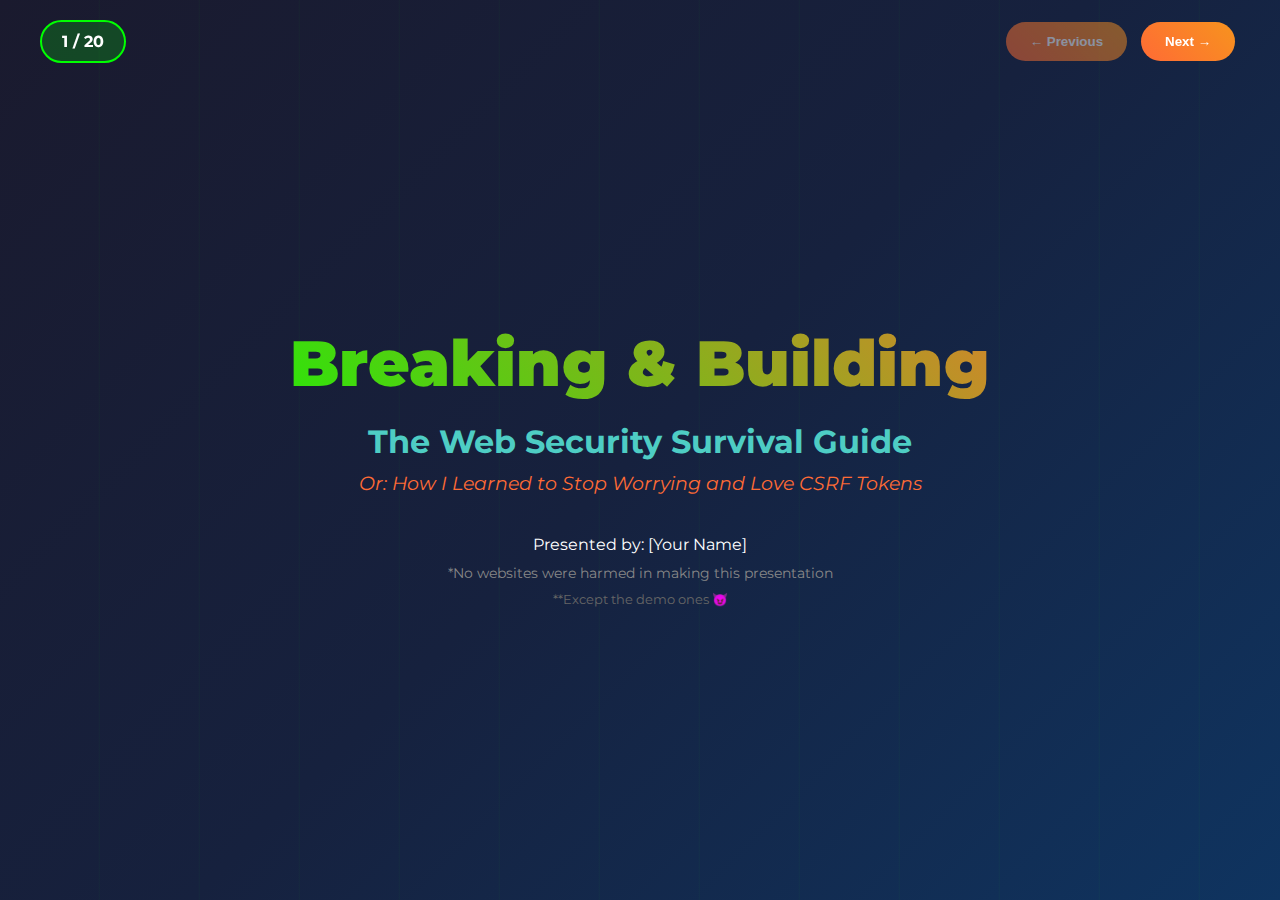
<file: PPT/index.html>
<!DOCTYPE html>
<html lang="en">
<head>
    <meta charset="UTF-8">
    <meta name="viewport" content="width=device-width, initial-scale=1.0">
    <title>Web Security: Breaking & Building</title>
    <link href="https://fonts.googleapis.com/css2?family=Montserrat:wght@400;700;900&family=Fira+Code:wght@400;500&display=swap" rel="stylesheet">
    <link rel="stylesheet" href="index.css">
</head>
<body>
    <!-- Navigation -->
    <div class="nav-container">
        <div class="slide-counter">
            <span id="current-slide">1</span> / <span id="total-slides">20</span>
        </div>
        <div class="nav-buttons">
            <button onclick="previousSlide()" id="prev-btn">← Previous</button>
            <button onclick="nextSlide()" id="next-btn">Next →</button>
        </div>
    </div>

    <!-- Slide Container -->
    <div class="presentation-container">

        <!-- SLIDE 1: Title -->
        <div class="slide active" data-slide="1">
            <div class="matrix-bg"></div>
            <div class="slide-content title-slide">
                <h1 class="glitch-text">Breaking & Building</h1>
                <h2>The Web Security Survival Guide</h2>
                <p class="subtitle">Or: How I Learned to Stop Worrying and Love CSRF Tokens</p>
                <div class="presenter-info">
                    <p>Presented by: [Your Name]</p>
                    <p class="disclaimer">*No websites were harmed in making this presentation</p>
                    <p class="disclaimer-small">**Except the demo ones 😈</p>
                </div>
            </div>
        </div>

        <!-- SLIDE 2: Agenda -->
        <div class="slide" data-slide="2">
            <div class="slide-content">
                <h1>🍽️ Today's Security Buffet</h1>
                <div class="menu-container">
                    <div class="menu-item appetizer">
                        <div class="course-icon">🥗</div>
                        <div class="course-details">
                            <h3>Appetizer: XSS</h3>
                            <p>"The Script Kiddie Special"</p>
                            <span class="time">⏰ 15 mins</span>
                        </div>
                    </div>
                    <div class="menu-item main-course">
                        <div class="course-icon">🍝</div>
                        <div class="course-details">
                            <h3>Main Course: CSRF</h3>
                            <p>"The Identity Theft Pasta"</p>
                            <span class="time">⏰ 15 mins</span>
                        </div>
                    </div>
                    <div class="menu-item dessert">
                        <div class="course-icon">🍰</div>
                        <div class="course-details">
                            <h3>Dessert: CORS</h3>
                            <p>"Cross-Origin Confusion Cake"</p>
                            <span class="time">⏰ 15 mins</span>
                        </div>
                    </div>
                </div>
                <div class="chef-special">
                    <p>👨‍🍳 <strong>Chef's Special:</strong> Live hacking demos!</p>
                    <p>🔥 <strong>Spice Level:</strong> Medium (we'll start gentle)</p>
                    <p>💡 <strong>Pro Tip:</strong> Keep your laptops open - we're cooking together!</p>
                </div>
            </div>
        </div>

        <!-- SLIDE 3: Opening Hook -->
        <div class="slide" data-slide="3">
            <div class="slide-content">
                <h1 class="warning-title">🚨 The $2.3 Trillion Question</h1>
                <div class="stats-container">
                    <div class="stat-box big-number">
                        <div class="number">$2.3T</div>
                        <div class="label">Web security failures cost globally (2023)</div>
                    </div>
                    <div class="stat-grid">
                        <div class="stat-box">
                            <div class="number">83%</div>
                            <div class="label">Organizations had web app attacks</div>
                        </div>
                        <div class="stat-box">
                            <div class="number">68%</div>
                            <div class="label">Experienced CSRF attacks</div>
                        </div>
                    </div>
                </div>
                <div class="plot-twist">
                    <h2>🎭 PLOT TWIST:</h2>
                    <p>Today <strong>YOU</strong> become the hacker</p>
                    <p class="disclaimer">(Don't worry, it's legal... I think 🤔)</p>
                </div>
                <div class="audience-poll">
                    <h3>🎯 AUDIENCE POLL TIME!</h3>
                    <p>Rate your web security skills:</p>
                    <div class="rating-buttons">
                        <button onclick="rateSkill(1)">1️⃣</button>
                        <button onclick="rateSkill(2)">2️⃣</button>
                        <button onclick="rateSkill(3)">3️⃣</button>
                        <button onclick="rateSkill(4)">4️⃣</button>
                        <button onclick="rateSkill(5)">5️⃣</button>
                    </div>
                    <p id="poll-result" class="poll-result"></p>
                </div>
            </div>
        </div>

        <!-- SLIDE 4: XSS Introduction -->
        <div class="slide" data-slide="4">
            <div class="slide-content">
                <h1 class="section-title xss-title">🎪 Welcome to: Cross-Site Scripting (XSS)</h1>
                <div class="intro-container">
                    <div class="visual-section">
                        <div class="trojan-horse">
                            <div class="horse">🐴</div>
                            <div class="code-spill">
                                <span>&lt;script&gt;</span>
                                <span>alert('hack');</span>
                                <span>&lt;/script&gt;</span>
                            </div>
                        </div>
                        <p class="aka">🎭 AKA: "The Trojan Horse of Web Attacks"</p>
                    </div>
                    <div class="facts-section">
                        <h3>📈 Fun Facts:</h3>
                        <ul class="fun-facts">
                            <li>🥉 #3 on OWASP Top 10 (like Billboard charts for hackers)</li>
                            <li>📊 Found in 40% of web applications</li>
                            <li>📅 First discovered in 1996 (older than some of you!)</li>
                            <li>💰 Average cost per breach: $4.88M</li>
                        </ul>
                    </div>
                </div>
                <div class="mission-box">
                    <h3>🎯 Today's Mission: Make an alert box appear</h3>
                    <div class="achievement">
                        <span class="badge">🏆 Achievement Unlocked: "Script Kiddie Badge"</span>
                    </div>
                </div>
            </div>
        </div>

        <!-- SLIDE 5: XSS Recipe -->
        <div class="slide" data-slide="5">
            <div class="slide-content">
                <h1>🍪 The Recipe for Disaster</h1>
                <div class="recipe-container">
                    <div class="ingredients">
                        <h3>👤 Ingredients:</h3>
                        <ul class="ingredient-list">
                            <li>🎯 1 Unsuspecting user (that's you!)</li>
                            <li>🌐 1 Vulnerable website (we made one!)</li>
                            <li>💀 1 Malicious input (we'll craft together)</li>
                        </ul>
                    </div>
                    <div class="instructions">
                        <h3>🧪 Mixing Instructions:</h3>
                        <div class="step">
                            <span class="step-number">1</span>
                            <div class="step-content">
                                <strong>User types:</strong>
                                <code class="danger-code">&lt;script&gt;alert('BOOM!')&lt;/script&gt;</code>
                            </div>
                        </div>
                        <div class="step">
                            <span class="step-number">2</span>
                            <div class="step-content">
                                <strong>Website thinks:</strong>
                                <span class="thought-bubble">"Looks legit to me!"</span>
                            </div>
                        </div>
                        <div class="step">
                            <span class="step-number">3</span>
                            <div class="step-content">
                                <strong>Browser executes:</strong>
                                <span class="explosion">💥 CHAOS ENSUES</span>
                            </div>
                        </div>
                    </div>
                </div>
                <div class="real-talk">
                    <h3>🎭 Real Talk:</h3>
                    <p>It's like giving a stranger the microphone at your wedding</p>
                </div>
            </div>
        </div>

        <!-- SLIDE 6: XSS Demo Setup -->
        <div class="slide" data-slide="6">
            <div class="slide-content">
                <h1>🎬 Lights, Camera, Hack!</h1>
                <div class="demo-setup">
                    <div class="demo-target">
                        <h3>🎯 Demo Target: "Movie Review Site"</h3>
                        <div class="fake-site-preview">
                            <div class="site-header">🎬 MovieReviews.com</div>
                            <div class="review-form">
                                <h4>Leave a Review:</h4>
                                <input type="text" placeholder="Movie title..." class="demo-input">
                                <textarea placeholder="Your review..."></textarea>
                                <button class="demo-button">Submit Review</button>
                            </div>
                        </div>
                    </div>
                    <div class="scenario">
                        <h3>📝 Scenario: Leave a "review" for your favorite movie</h3>
                        <p class="plot-twist">🎪 <strong>Plot Twist:</strong> We're leaving more than just stars...</p>
                    </div>
                </div>
                <div class="participation">
                    <h3>👥 Audience Participation Needed:</h3>
                    <div class="volunteer-roles">
                        <div class="volunteer innocent">
                            <span class="role-icon">🙋‍♀️</span>
                            <div class="role-details">
                                <strong>Volunteer #1:</strong>
                                <p>The "Innocent User"</p>
                            </div>
                        </div>
                        <div class="volunteer evil">
                            <span class="role-icon">🙋‍♂️</span>
                            <div class="role-details">
                                <strong>Volunteer #2:</strong>
                                <p>The "Evil Payload Creator"</p>
                            </div>
                        </div>
                    </div>
                </div>
                <div class="camera-ready">
                    <p>📸 <strong>Get Your Phones Ready:</strong> Screenshot worthy moments incoming!</p>
                </div>
            </div>
        </div>

        <!-- SLIDE 7: Interactive XSS Demo -->
        <div class="slide" data-slide="7">
            <div class="slide-content">
                <h1>🎮 Live XSS Demo</h1>
                <div class="demo-container">
                    <div class="vulnerable-app">
                        <h3>🎬 Vulnerable Movie Review App</h3>
                        <div class="app-interface">
                            <div class="form-section">
                                <h4>Leave a Review:</h4>
                                <input type="text" id="movie-title" placeholder="Movie title..." />
                                <textarea id="review-text" placeholder="Your review..."></textarea>
                                <button onclick="submitReview()" class="submit-btn">Submit Review</button>
                            </div>
                            <div class="reviews-section">
                                <h4>Recent Reviews:</h4>
                                <div id="reviews-display"></div>
                            </div>
                        </div>
                    </div>
                    <div class="payload-suggestions">
                        <h4>🔥 Try These Payloads:</h4>
                        <div class="payload-list">
                            <button onclick="insertPayload('&lt;script&gt;alert(\'XSS Success!\')&lt;/script&gt;')" class="payload-btn">
                                Basic Alert
                            </button>
                            <button onclick="insertPayload('&lt;img src=x onerror=alert(\'Image XSS!\')&gt;')" class="payload-btn">
                                Image XSS
                            </button>
                            <button onclick="insertPayload('&lt;h1 style=color:red&gt;HACKED!&lt;/h1&gt;')" class="payload-btn">
                                Style Injection
                            </button>
                        </div>
                    </div>
                </div>
                <div class="warning-box">
                    <p>⚠️ <strong>Warning:</strong> This is intentionally vulnerable for educational purposes!</p>
                </div>
            </div>
        </div>

        <!-- SLIDE 8: XSS Demo Results -->
        <div class="slide" data-slide="8">
            <div class="slide-content">
                <h1>🎉 Congratulations! You're Now Hackers!</h1>
                <div class="results-container">
                    <div class="what-we-did">
                        <h3>✅ What We Just Did:</h3>
                        <ul class="achievement-list">
                            <li>💉 Injected JavaScript into a website</li>
                            <li>🧠 Made the browser execute our code</li>
                            <li>🔍 Proved user input is NEVER trustworthy</li>
                            <li>🎯 Demonstrated real-world vulnerability</li>
                        </ul>
                    </div>
                    <div class="reactions">
                        <h3>😱 Audience Reactions:</h3>
                        <div class="reaction-bubbles">
                            <div class="reaction">
                                <span class="emoji">😮</span>
                                <p>"Wait, it's that easy?!"</p>
                                <small>- Everyone</small>
                            </div>
                            <div class="reaction">
                                <span class="emoji">😰</span>
                                <p>"Should I be worried?"</p>
                                <small>- Also everyone</small>
                            </div>
                            <div class="reaction">
                                <span class="emoji">😈</span>
                                <p>"This is kinda fun..."</p>
                                <small>- The dangerous ones</small>
                            </div>
                        </div>
                    </div>
                </div>
                <div class="meme-section">
                    <h3>🎭 Meme Time:</h3>
                    <div class="meme-container">
                        <div class="meme-image">🔥🐶🔥</div>
                        <div class="meme-text">
                            <p class="meme-top">Me trusting user input</p>
                            <p class="meme-bottom">without validation</p>
                            <p class="meme-caption">"This is fine"</p>
                        </div>
                    </div>
                </div>
            </div>
        </div>

        <!-- SLIDE 9: XSS Prevention -->
        <div class="slide" data-slide="9">
            <div class="slide-content">
                <h1>🛡️ Building the Fortress</h1>
                <div class="code-comparison">
                    <div class="villain-code">
                        <h3>❌ The Villain:</h3>
                        <div class="code-block danger">
                            <code>
                                <span class="comment">// DON'T BE THIS PERSON</span><br>
                                <span class="variable">element</span>.<span class="property">innerHTML</span> = <span class="variable">userInput</span>;
                            </code>
                        </div>
                        <div class="danger-label">🚨 DANGER ZONE</div>
                    </div>
                    <div class="hero-code">
                        <h3>✅ The Hero:</h3>
                        <div class="code-block safe">
                            <code>
                                <span class="comment">// BE THIS PERSON</span><br>
                                <span class="variable">element</span>.<span class="property">textContent</span> = <span class="variable">userInput</span>;
                            </code>
                        </div>
                        <div class="safe-label">✅ SAFE ZONE</div>
                    </div>
                </div>
                <div class="superpowers">
                    <h3>🦸‍♀️ Security Superpowers:</h3>
                    <div class="power-grid">
                        <div class="power-card">
                            <div class="power-icon">🧼</div>
                            <h4>Input Sanitization</h4>
                            <p>HTML encode everything!</p>
                        </div>
                        <div class="power-card">
                            <div class="power-icon">🛡️</div>
                            <h4>Content Security Policy</h4>
                            <p>CSP headers block evil scripts</p>
                        </div>
                        <div class="power-card">
                            <div class="power-icon">⚛️</div>
                            <h4>Safe Frameworks</h4>
                            <p>React, Angular auto-escape</p>
                        </div>
                    </div>
                </div>
                <div class="golden-rule">
                    <h3>💡 Golden Rule:</h3>
                    <p class="rule-text">"Trust users like you trust a toddler with scissors"</p>
                </div>
            </div>
        </div>

        <!-- SLIDE 10: CSRF Introduction -->
        <div class="slide" data-slide="10">
            <div class="slide-content">
                <h1 class="section-title csrf-title">🎭 Enter the Stage: Cross-Site Request Forgery</h1>
                <div class="csrf-intro">
                    <div class="magic-trick">
                        <div class="magician">🎩✨</div>
                        <div class="trick-description">
                            <h3>🎪 AKA: "The Identity Theft Magic Trick"</h3>
                            <p>Watch as we make your money disappear... without touching your computer!</p>
                        </div>
                    </div>
                    <div class="csrf-stats">
                        <h3>📊 Scary Stats:</h3>
                        <div class="stats-grid">
                            <div class="stat-item">
                                <div class="stat-number">50%</div>
                                <div class="stat-label">Web apps vulnerable to CSRF</div>
                            </div>
                            <div class="stat-item">
                                <div class="stat-number">$1.4M</div>
                                <div class="stat-label">Average cost per attack</div>
                            </div>
                            <div class="stat-item">
                                <div class="stat-number">#8</div>
                                <div class="stat-label">OWASP Top 10 ranking</div>
                            </div>
                        </div>
                    </div>
                </div>
                <div class="todays-trick">
                    <h3>🎯 Today's Magic Trick: Transfer money without permission</h3>
                    <div class="admission-ticket">
                        <div class="ticket-icon">🎫</div>
                        <div class="ticket-text">
                            <strong>Admission Requirements:</strong><br>
                            Must be logged into "bank" first
                        </div>
                    </div>
                </div>
            </div>
        </div>

        <!-- SLIDE 11: CSRF Setup -->
        <div class="slide" data-slide="11">
            <div class="slide-content">
                <h1>🏦 The Great Bank Heist Setup</h1>
                <div class="heist-timeline">
                    <div class="act">
                        <div class="act-number">ACT 1</div>
                        <div class="act-content">
                            <h3>The Innocent Login</h3>
                            <div class="scene">
                                <span class="character">👤 You:</span>
                                <span class="action">*logs into FakeBank.com*</span>
                            </div>
                            <div class="balance">💰 Balance: $10,000 <span class="dream">(in our dreams)</span></div>
                        </div>
                    </div>
                    <div class="act">
                        <div class="act-number">ACT 2</div>
                        <div class="act-content">
                            <h3>The Distraction</h3>
                            <div class="email-preview">
                                <div class="email-header">📧 New Email</div>
                                <div class="email-subject">Subject: "Check out these ADORABLE puppies!"</div>
                                <div class="email-link">🔗 Link: CutePuppies.com</div>
                            </div>
                            <div class="thought">
                                <span class="character">🤔 You:</span>
                                <span class="thinking">"What could go wrong?"</span>
                            </div>
                        </div>
                    </div>
                    <div class="act">
                        <div class="act-number">ACT 3</div>
                        <div class="act-content">
                            <h3>The Plot Twist</h3>
                            <div class="balance-change">
                                <div class="old-balance">💰 Bank balance: <span class="strikethrough">$10,000</span></div>
                                <div class="new-balance">💸 Bank balance: $9,000</div>
                            </div>
                            <div class="reaction">
                                <span class="character">😱 You:</span>
                                <span class="scream">"WHERE DID MY MONEY GO?!"</span>
                            </div>
                        </div>
                    </div>
                </div>
                <div class="spoiler-alert">
                    <h3>🎭 Spoiler Alert:</h3>
                    <p>The puppies were accomplices! 🐶💰</p>
                </div>
            </div>
        </div>

        <!-- Continue with remaining slides... -->
        <!-- For brevity, I'll show the structure for remaining key slides -->

        <!-- SLIDE 12: CSRF Demo -->
        <div class="slide" data-slide="12">
            <div class="slide-content">
                <h1>🎬 The Heist is On!</h1>
                <div class="demo-setup">
                    <div class="demo-sites">
                        <div class="fake-bank">
                            <h3>🏦 FakeBank.com</h3>
                            <div class="login-status">✅ Logged in as: user@email.com</div>
                            <div class="account-balance">💰 Balance: $10,000</div>
                            <form id="transfer-form" class="transfer-form">
                                <h4>Transfer Money</h4>
                                <input type="text" placeholder="Transfer to..." id="transfer-to">
                                <input type="number" placeholder="Amount" id="transfer-amount">
                                <button type="submit">Transfer Money</button>
                            </form>
                        </div>
                        <div class="puppy-site">
                            <h3>🐶 AdorablePuppies.com</h3>
                            <div class="puppy-gallery">
                                <div class="puppy">🐕</div>
                                <div class="puppy">🐩</div>
                                <div class="puppy">🐕‍🦺</div>
                            </div>
                            <button onclick="triggerCSRF()" class="innocent-button">
                                Click to see more puppies! 🐶
                            </button>
                            <!-- Hidden malicious form -->
                            <form id="malicious-form" action="#" method="POST" style="display: none;">
                                <input name="to" value="attacker@evil.com">
                                <input name="amount" value="1000">
                            </form>
                        </div>
                    </div>
                </div>
                <div class="audience-interaction">
                    <h3>👥 Audience Participation:</h3>
                    <div class="polls">
                        <button onclick="pollWhoWouldClick()" class="poll-btn">
                            🗳️ Vote: Who would click the puppy link?
                        </button>
                        <button onclick="pollStayLoggedIn()" class="poll-btn">
                            📱 Poll: How many stay logged into banking sites?
                        </button>
                    </div>
                    <div id="poll-results" class="poll-results"></div>
                </div>
                <div class="disclaimer">
                    <p>⚠️ <strong>Disclaimer:</strong> No real money will be stolen</p>
                    <p><small>(But your trust in cute animal websites will be shattered)</small></p>
                </div>
            </div>
        </div>

        <!-- SLIDE 20: Final Slide -->
        <div class="slide" data-slide="20">
            <div class="slide-content">
                <h1>🎬 That's a Wrap!</h1>
                <div class="wrap-up">
                    <div class="achievements">
                        <h3>🎯 From Zero to Hero in 45 Minutes:</h3>
                        <div class="achievement-list">
                            <div class="achievement-item">✅ You can now spot XSS vulnerabilities</div>
                            <div class="achievement-item">✅ You understand CSRF attack patterns</div>
                            <div class="achievement-item">✅ You know why CORS errors happen</div>
                            <div class="achievement-item">✅ You're ready to secure our applications!</div>
                        </div>
                    </div>
                    <div class="contact-info">
                        <h3>🤝 Stay in Touch:</h3>
                        <div class="contact-methods">
                            <div class="contact-item">
                                <span class="contact-icon">💬</span>
                                <span>#security Slack channel</span>
                            </div>
                            <div class="contact-item">
                                <span class="contact-icon">📧</span>
                                <span>security-questions@company.com</span>
                            </div>
                            <div class="contact-item">
                                <span class="contact-icon">📅</span>
                                <span>Monthly "Hack & Learn" sessions</span>
                            </div>
                        </div>
                    </div>
                </div>
                <div class="final-meme">
                    <h3>🎭 Final Meme:</h3>
                    <div class="success-kid">
                        <div class="meme-image">👶✊</div>
                        <div class="meme-text">
                            <p>"Attended security presentation"</p>
                            <p>"Actually understood everything"</p>
                        </div>
                    </div>
                </div>
                <div class="thank-you">
                    <h2>Thank you for being awesome! 🚀</h2>
                </div>
            </div>
        </div>

    </div>

    <script src="index.js"></script>
</body>
</html>
</file>
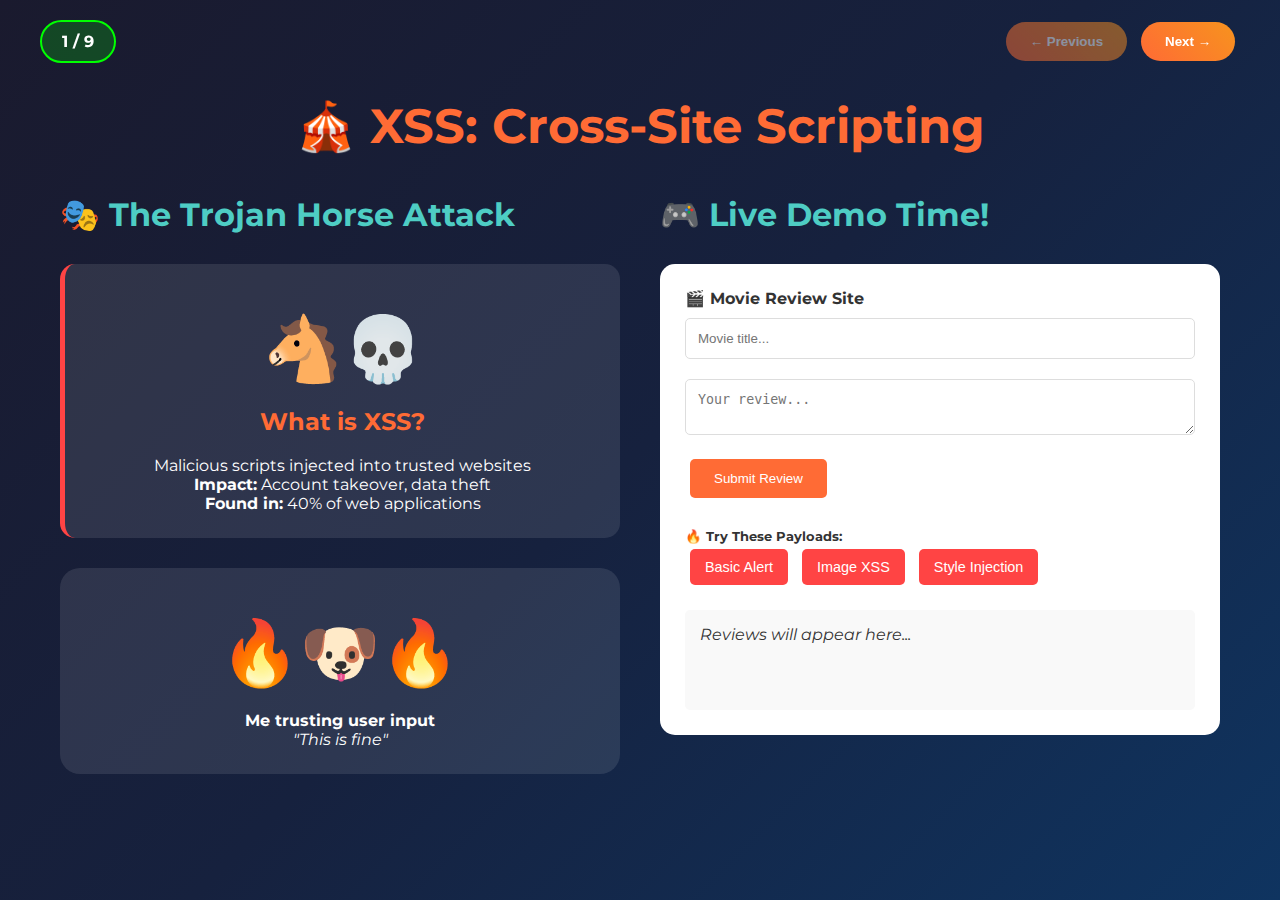
<file: PPT/ic.html>
<!DOCTYPE html>
<html lang="en">
<head>
    <meta charset="UTF-8">
    <meta name="viewport" content="width=device-width, initial-scale=1.0">
    <title>Web Security: XSS, CSRF, CORS</title>
    <link href="https://fonts.googleapis.com/css2?family=Montserrat:wght@400;700;900&family=Fira+Code:wght@400;500&display=swap" rel="stylesheet">
    <style>
        * { margin: 0; padding: 0; box-sizing: border-box; }
        
        body {
            font-family: 'Montserrat', sans-serif;
            background: linear-gradient(135deg, #1a1a2e 0%, #16213e 50%, #0f3460 100%);
            color: #ffffff;
            height: 100vh;
            overflow: hidden;
        }
        
        .nav-container {
            position: fixed; top: 20px; width: 100%; display: flex;
            justify-content: space-between; align-items: center; padding: 0 40px; z-index: 1000;
        }
        
        .slide-counter {
            background: rgba(0, 255, 0, 0.2); padding: 10px 20px; border-radius: 25px;
            border: 2px solid #00ff00; font-weight: bold;
        }
        
        .nav-buttons button {
            background: linear-gradient(45deg, #ff6b35, #f7931e); border: none; color: white;
            padding: 12px 24px; margin: 0 5px; border-radius: 25px; cursor: pointer;
            font-weight: bold; transition: all 0.3s ease;
        }
        
        .nav-buttons button:hover { transform: translateY(-2px); }
        .nav-buttons button:disabled { opacity: 0.5; cursor: not-allowed; }
        
        .slide {
            display: none; height: 100vh; padding: 80px 60px 40px;
            position: absolute; width: 100%; top: 0; left: 0;
        }
        
        .slide.active { display: flex; flex-direction: column; justify-content: center; }
        
        .slide-content { max-width: 1200px; margin: 0 auto; width: 100%; }
        
        h1 { font-size: 3rem; text-align: center; margin-bottom: 40px; }
        h2 { font-size: 2rem; margin-bottom: 30px; color: #4ecdc4; }
        h3 { font-size: 1.5rem; margin-bottom: 20px; color: #ff6b35; }
        
        .xss-title { color: #ff6b35; }
        .csrf-title { color: #4ecdc4; }
        .cors-title { color: #f7931e; }
        
        .two-column { display: grid; grid-template-columns: 1fr 1fr; gap: 40px; margin: 40px 0; }
        .three-column { display: grid; grid-template-columns: 1fr 1fr 1fr; gap: 30px; margin: 40px 0; }
        
        .demo-box {
            background: rgba(255, 255, 255, 0.1); padding: 30px; border-radius: 20px;
            border: 2px solid #ff6b35; margin: 20px 0;
        }
        
        .code-block {
            background: #1e1e1e; padding: 25px; border-radius: 15px;
            font-family: 'Fira Code', monospace; margin: 20px 0;
            border: 2px solid #4ecdc4;
        }
        
        .danger-code { border-color: #ff4444; }
        .safe-code { border-color: #4ecdc4; }
        
        .vulnerability-card {
            background: rgba(255, 255, 255, 0.1); padding: 25px; border-radius: 15px;
            text-align: center; transition: transform 0.3s ease;
        }
        
        .vulnerability-card:hover { transform: translateY(-10px); }
        
        .impact-high { border-left: 5px solid #ff4444; }
        .impact-medium { border-left: 5px solid #ff6b35; }
        .impact-low { border-left: 5px solid #4ecdc4; }
        
        .demo-area {
            background: white; color: #333; padding: 25px; border-radius: 15px; margin: 20px 0;
        }
        
        .demo-area input, .demo-area textarea {
            width: 100%; padding: 12px; margin: 10px 0; border: 1px solid #ddd; border-radius: 5px;
        }
        
        .demo-button {
            background: #ff6b35; color: white; border: none; padding: 12px 24px;
            border-radius: 5px; cursor: pointer; margin: 10px 5px;
        }
        
        .payload-btn {
            background: #ff4444; color: white; border: none; padding: 10px 15px;
            border-radius: 5px; cursor: pointer; margin: 5px; font-size: 0.9rem;
        }
        
        .meme-section {
            text-align: center; margin: 30px 0; padding: 25px;
            background: rgba(255, 255, 255, 0.1); border-radius: 20px;
        }
        
        .emoji-large { font-size: 4rem; margin: 20px 0; }
        
        .checklist {
            background: rgba(0, 255, 0, 0.1); padding: 25px; border-radius: 15px;
            border: 2px solid #00ff00; margin: 20px 0;
        }
        
        .checklist ul { list-style: none; font-size: 1.1rem; }
        .checklist li { margin: 10px 0; padding: 10px; background: rgba(255, 255, 255, 0.1); border-radius: 5px; }
        .checklist li:before { content: "✅ "; color: #4ecdc4; font-weight: bold; }
        
        @media (max-width: 768px) {
            .two-column, .three-column { grid-template-columns: 1fr; }
            .slide { padding: 60px 20px 20px; }
            h1 { font-size: 2rem; }
        }
    </style>
</head>
<body>
    <!-- Navigation -->
    <div class="nav-container">
        <div class="slide-counter">
            <span id="current-slide">1</span> / <span id="total-slides">9</span>
        </div>
        <div class="nav-buttons">
            <button onclick="previousSlide()" id="prev-btn">← Previous</button>
            <button onclick="nextSlide()" id="next-btn">Next →</button>
        </div>
    </div>

    <!-- Slides Container -->
    <div class="presentation-container">

        <!-- SLIDE 1: XSS Introduction & Demo -->
        <div class="slide active" data-slide="1">
            <div class="slide-content">
                <h1 class="xss-title">🎪 XSS: Cross-Site Scripting</h1>
                
                <div class="two-column">
                    <div>
                        <h2>🎭 The Trojan Horse Attack</h2>
                        <div class="vulnerability-card impact-high">
                            <div class="emoji-large">🐴💀</div>
                            <h3>What is XSS?</h3>
                            <p>Malicious scripts injected into trusted websites</p>
                            <p><strong>Impact:</strong> Account takeover, data theft</p>
                            <p><strong>Found in:</strong> 40% of web applications</p>
                        </div>
                        
                        <div class="meme-section">
                            <div class="emoji-large">🔥🐶🔥</div>
                            <p><strong>Me trusting user input</strong></p>
                            <p><em>"This is fine"</em></p>
                        </div>
                    </div>
                    
                    <div>
                        <h2>🎮 Live Demo Time!</h2>
                        <div class="demo-area">
                            <h4>🎬 Movie Review Site</h4>
                            <input type="text" id="movie-title" placeholder="Movie title...">
                            <textarea id="review-text" placeholder="Your review..."></textarea>
                            <button class="demo-button" onclick="submitReview()">Submit Review</button>
                            
                            <div style="margin-top: 20px;">
                                <h5>🔥 Try These Payloads:</h5>
                                <button class="payload-btn" onclick="insertPayload('&lt;script&gt;alert(\'XSS Success!\')&lt;/script&gt;')">Basic Alert</button>
                                <button class="payload-btn" onclick="insertPayload('&lt;img src=x onerror=alert(\'Image XSS!\')&gt;')">Image XSS</button>
                                <button class="payload-btn" onclick="insertPayload('&lt;h1 style=color:red&gt;HACKED!&lt;/h1&gt;')">Style Injection</button>
                            </div>
                            
                            <div id="reviews-display" style="margin-top: 20px; min-height: 100px; background: #f9f9f9; padding: 15px; border-radius: 5px;">
                                <em>Reviews will appear here...</em>
                            </div>
                        </div>
                    </div>
                </div>
            </div>
        </div>

        <!-- SLIDE 2: XSS Prevention -->
        <div class="slide" data-slide="2">
            <div class="slide-content">
                <h1 class="xss-title">🛡️ XSS Defense Strategies</h1>
                
                <div class="two-column">
                    <div>
                        <h2>❌ The Villain Code</h2>
                        <div class="code-block danger-code">
                            <code>
// DON'T DO THIS!<br>
element.innerHTML = userInput;<br><br>

// Also dangerous:<br>
document.write(userInput);<br>
eval(userInput);
                            </code>
                        </div>
                        
                        <div class="vulnerability-card impact-high">
                            <h3>⚠️ Why This Fails</h3>
                            <p>• Directly executes user input</p>
                            <p>• No sanitization</p>
                            <p>• Trusts all data</p>
                        </div>
                    </div>
                    
                    <div>
                        <h2>✅ The Hero Code</h2>
                        <div class="code-block safe-code">
                            <code>
// SAFE APPROACH:<br>
element.textContent = userInput;<br><br>

// Or use frameworks:<br>
React: {userInput} // Auto-escaped<br>
Angular: {{userInput}} // Auto-escaped<br><br>

// Server-side sanitization:<br>
htmlspecialchars(userInput);
                            </code>
                        </div>
                        
                        <div class="checklist">
                            <h3>🦸‍♀️ Security Superpowers</h3>
                            <ul>
                                <li>Always sanitize user inputs</li>
                                <li>Use textContent over innerHTML</li>
                                <li>Implement Content Security Policy</li>
                                <li>Use modern frameworks with auto-escaping</li>
                                <li>Validate input on server-side</li>
                            </ul>
                        </div>
                    </div>
                </div>
                
                <div class="meme-section">
                    <h2>💡 Golden Rule</h2>
                    <div class="emoji-large">👶✂️</div>
                    <h3>"Trust users like you trust a toddler with scissors"</h3>
                </div>
            </div>
        </div>

        <!-- SLIDE 3: XSS Real-World Impact -->
        <div class="slide" data-slide="3">
            <div class="slide-content">
                <h1 class="xss-title">💥 XSS in the Wild</h1>
                
                <div class="three-column">
                    <div class="vulnerability-card impact-high">
                        <div class="emoji-large">📱</div>
                        <h3>MySpace Samy Worm (2005)</h3>
                        <p><strong>Impact:</strong> 1M+ profiles infected in 24hrs</p>
                        <p><strong>Method:</strong> Self-replicating XSS</p>
                        <p><strong>Message:</strong> "Samy is my hero"</p>
                    </div>
                    
                    <div class="vulnerability-card impact-high">
                        <div class="emoji-large">🐦</div>
                        <h3>Twitter XSS (2010)</h3>
                        <p><strong>Impact:</strong> Millions of users affected</p>
                        <p><strong>Method:</strong> Malicious tweets auto-retweeted</p>
                        <p><strong>Lesson:</strong> Even giants are vulnerable</p>
                    </div>
                    
                    <div class="vulnerability-card impact-high">
                        <div class="emoji-large">🏢</div>
                        <h3>Corporate Breaches</h3>
                        <p><strong>Average Cost:</strong> $4.88M per breach</p>
                        <p><strong>Data Stolen:</strong> Login credentials, PII</p>
                        <p><strong>Recovery Time:</strong> 6-12 months</p>
                    </div>
                </div>
                
                <div class="demo-box">
                    <h2>🎯 What Attackers Can Do</h2>
                    <div class="two-column">
                        <div>
                            <h3>💰 Financial Damage</h3>
                            <ul>
                                <li>Steal credit card information</li>
                                <li>Transfer money from accounts</li>
                                <li>Make unauthorized purchases</li>
                                <li>Cryptocurrency theft</li>
                            </ul>
                        </div>
                        <div>
                            <h3>🔐 Account Takeover</h3>
                            <ul>
                                <li>Steal session cookies</li>
                                <li>Change account passwords</li>
                                <li>Access private messages</li>
                                <li>Impersonate users</li>
                            </ul>
                        </div>
                    </div>
                </div>
                
                <div class="checklist">
                    <h3>🚨 Action Items for Our Team</h3>
                    <ul>
                        <li>Audit all forms in our applications</li>
                        <li>Add XSS testing to our QA process</li>
                        <!-- <li>Implement CSP headers this sprint</li> -->
                        <li>Train developers on secure coding</li>
                    </ul>
                </div>
            </div>
        </div>

        <!-- SLIDE 4: CSRF Introduction & Demo -->
        <div class="slide" data-slide="4">
            <div class="slide-content">
                <h1 class="csrf-title">🎭 CSRF: Cross-Site Request Forgery</h1>
                
                <div class="two-column">
                    <div>
                        <h2>🏦 The Bank Heist Scenario</h2>
                        <div class="vulnerability-card impact-high">
                            <div class="emoji-large">🎩✨</div>
                            <h3>The Identity Theft Magic Trick</h3>
                            <p><strong>Step 1:</strong> You login to your bank</p>
                            <p><strong>Step 2:</strong> You visit "cute puppies" site</p>
                            <p><strong>Step 3:</strong> Hidden form steals your money</p>
                            <p><strong>Result:</strong> $1000 transferred to attacker</p>
                        </div>
                        
                        <div class="meme-section">
                            <div class="emoji-large">🤔</div>
                            <p><strong>"What could go wrong?"</strong></p>
                            <p><em>Famous last words before CSRF attack</em></p>
                        </div>
                    </div>
                    
                    <div>
                        <h2>🎬 Live CSRF Demo</h2>
                        <div class="demo-area">
                            <h4>🏦 FakeBank.com</h4>
                            <div style="background: rgba(76, 205, 196, 0.2); padding: 10px; border-radius: 5px; margin: 10px 0;">
                                ✅ Logged in as: user@email.com
                            </div>
                            <div style="background: rgba(0, 255, 0, 0.2); padding: 15px; border-radius: 5px; margin: 10px 0;">
                                💰 Balance: $<span id="bank-balance">10,000</span>
                            </div>
                            
                            <h5>Transfer Money:</h5>
                            <input type="text" placeholder="Transfer to..." id="transfer-to">
                            <input type="number" placeholder="Amount" id="transfer-amount">
                            <button class="demo-button" onclick="normalTransfer()">Transfer Money</button>
                        </div>
                        
                        <div class="demo-area" style="border: 2px solid #ff6b35;">
                            <h4>🐶 AdorablePuppies.com</h4>
                            <div style="text-align: center; font-size: 3rem; margin: 20px 0;">
                                🐕 🐩 🐕‍🦺
                            </div>
                            <button class="demo-button" onclick="triggerCSRF()" style="width: 100%; background: linear-gradient(45deg, #ff6b35, #f7931e);">
                                Click to see more puppies! 🐶
                            </button>
                            <!-- Hidden malicious form -->
                            <form id="malicious-form" style="display: none;" action="#" method="POST">
                                <input name="to" value="attacker@evil.com">
                                <input name="amount" value="1000">
                            </form>
                        </div>
                    </div>
                </div>
            </div>
        </div>

        <!-- SLIDE 5: CSRF Prevention -->
        <div class="slide" data-slide="5">
            <div class="slide-content">
                <h1 class="csrf-title">🛡️ CSRF Defense Mechanisms</h1>
                
                <div class="two-column">
                    <div>
                        <h2>❌ Vulnerable Form</h2>
                        <div class="code-block danger-code">
                            <code>
&lt;form action="/transfer" method="POST"&gt;<br>
&nbsp;&nbsp;&lt;input name="to" placeholder="To..."&gt;<br>
&nbsp;&nbsp;&lt;input name="amount" placeholder="Amount"&gt;<br>
&nbsp;&nbsp;&lt;button type="submit"&gt;Transfer&lt;/button&gt;<br>
&lt;/form&gt;<br><br>

// Anyone can submit this form!
                            </code>
                        </div>
                        
                        <div class="vulnerability-card impact-high">
                            <h3>⚠️ Why This Fails</h3>
                            <p>• No authentication check</p>
                            <p>• Accepts any POST request</p>
                            <p>• Trusts the browser</p>
                            <p>• No origin validation</p>
                        </div>
                    </div>
                    
                    <div>
                        <h2>✅ Protected Form</h2>
                        <div class="code-block safe-code">
                            <code>
&lt;form action="/transfer" method="POST"&gt;<br>
&nbsp;&nbsp;&lt;input type="hidden" name="csrf_token" <br>
&nbsp;&nbsp;&nbsp;&nbsp;&nbsp;&nbsp;&nbsp;&nbsp;&nbsp;value="abc123xyz789"&gt;<br>
&nbsp;&nbsp;&lt;input name="to" placeholder="To..."&gt;<br>
&nbsp;&nbsp;&lt;input name="amount" placeholder="Amount"&gt;<br>
&nbsp;&nbsp;&lt;button type="submit"&gt;Transfer&lt;/button&gt;<br>
&lt;/form&gt;<br><br>

// Server validates token!
                            </code>
                        </div>
                        
                        <div class="checklist">
                            <h3>🎫 CSRF Token Benefits</h3>
                            <ul>
                                <li>Unique per session/request</li>
                                <li>Unpredictable by attackers</li>
                                <li>Validated server-side</li>
                                <li>Expires automatically</li>
                            </ul>
                        </div>
                    </div>
                </div>
                
                <div class="three-column">
                    <div class="vulnerability-card impact-low">
                        <div class="emoji-large">🎫</div>
                        <h3>CSRF Tokens</h3>
                        <p>Like VIP wristbands - no token, no entry!</p>
                    </div>
                    
                    <div class="vulnerability-card impact-low">
                        <div class="emoji-large">🍪</div>
                        <h3>SameSite Cookies</h3>
                        <p>Prevent cross-site cookie sending</p>
                    </div>
                    
                    <div class="vulnerability-card impact-low">
                        <div class="emoji-large">🔍</div>
                        <h3>Origin Validation</h3>
                        <p>Check request source headers</p>
                    </div>
                </div>
            </div>
        </div>

        <!-- SLIDE 6: CSRF Real-World Impact -->
        <div class="slide" data-slide="6">
            <div class="slide-content">
                <h1 class="csrf-title">💸 CSRF Attack Consequences</h1>
                
                <div class="two-column">
                    <div>
                        <h2>📊 By The Numbers</h2>
                        <div class="vulnerability-card impact-high">
                            <div class="emoji-large">💰</div>
                            <h3>Financial Impact</h3>
                            <p><strong>Average Loss:</strong> $1.4M per incident</p>
                            <p><strong>Recovery Time:</strong> 3-6 months</p>
                            <p><strong>Legal Costs:</strong> $500K - $2M</p>
                        </div>
                        
                        <div class="vulnerability-card impact-medium">
                            <div class="emoji-large">📈</div>
                            <h3>Industry Stats</h3>
                            <p><strong>68%</strong> of orgs experienced CSRF</p>
                            <p><strong>45%</strong> had multiple incidents</p>
                            <p><strong>23%</strong> took over 6 months to detect</p>
                        </div>
                    </div>
                    
                    <div>
                        <h2>🎯 Common Attack Vectors</h2>
                        <div class="demo-box">
                            <h3>📧 Phishing Emails</h3>
                            <p>"Check out this funny video!" → Hidden form submission</p>
                            
                            <h3>🌐 Malicious Websites</h3>
                            <p>Legitimate-looking sites with hidden CSRF attacks</p>
                            
                            <h3>📱 Social Media</h3>
                            <p>Shortened URLs hiding malicious redirects</p>
                            
                            <h3>💬 Forum Posts</h3>
                            <p>Embedded images with malicious src attributes</p>
                        </div>
                        
                        <div class="meme-section">
                            <div class="emoji-large">🦆</div>
                            <p><strong>If it looks like a duck, quacks like a duck...</strong></p>
                            <p><em>It might still be a CSRF attack</em></p>
                        </div>
                    </div>
                </div>
                
                <div class="checklist">
                    <h3>🚨 Immediate Action Items</h3>
                    <ul>
                        <li>Add CSRF tokens to all state-changing forms</li>
                        <li>Implement SameSite cookie attributes</li>
                        <li>Add CSRF protection to our authentication middleware</li>
                        <li>Test all admin panels for CSRF vulnerabilities</li>
                        <li>Create CSRF security guidelines for developers</li>
                    </ul>
                </div>
            </div>
        </div>

        <!-- SLIDE 7: CORS Introduction & Demo -->
        <div class="slide" data-slide="7">
            <div class="slide-content">
                <h1 class="cors-title">🌐 CORS: Cross-Origin Resource Sharing</h1>
                
                <div class="two-column">
                    <div>
                        <h2>🏰 The API Castle Guards</h2>
                        <div class="vulnerability-card impact-medium">
                            <div class="emoji-large">🛡️</div>
                            <h3>Same-Origin Policy</h3>
                            <p><strong>Browser:</strong> "Locals only!"</p>
                            <p><strong>CORS:</strong> "Here's the guest list"</p>
                            <p><strong>Misconfigured:</strong> "Guards went home early"</p>
                        </div>
                        
                        <div class="demo-box">
                            <h3>🔍 Origin Components</h3>
                            <p><strong>https://api.example.com:443/data</strong></p>
                            <ul>
                                <li>Protocol: https://</li>
                                <li>Domain: api.example.com</li>
                                <li>Port: 443</li>
                            </ul>
                            <p><em>All must match for same-origin!</em></p>
                        </div>
                    </div>
                    
                    <div>
                        <h2>🎮 Live Browser Demo</h2>
                        <div class="demo-area">
                            <h4>👩‍💻 Open Your Browser Console!</h4>
                            <p><strong>Instructions:</strong> Press F12 → Console Tab</p>
                            
                            <h5>✅ Successful Request:</h5>
                            <div class="code-block safe-code">
                                <code>
fetch('https://api.github.com/users/octocat')<br>
&nbsp;&nbsp;.then(r => r.json())<br>
&nbsp;&nbsp;.then(console.log); // Works!
                                </code>
                            </div>
                            
                            <h5>❌ Blocked Request:</h5>
                            <div class="code-block danger-code">
                                <code>
fetch('https://facebook.com')<br>
&nbsp;&nbsp;.catch(console.error); // CORS Error!
                                </code>
                            </div>
                            
                            <button class="demo-button" onclick="testCORS()">🧪 Test CORS Requests</button>
                            
                            <div id="cors-results" style="margin-top: 20px; padding: 15px; background: #f0f0f0; border-radius: 5px; color: #333;">
                                <em>Results will appear here...</em>
                            </div>
                        </div>
                    </div>
                </div>
            </div>
        </div>

        <!-- SLIDE 8: CORS Configuration -->
        <div class="slide" data-slide="8">
            <div class="slide-content">
                <h1 class="cors-title">⚙️ CORS Configuration Guide</h1>
                
                <div class="two-column">
                    <div>
                        <h2>❌ Dangerous Configuration</h2>
                        <div class="code-block danger-code">
                            <code>
// DON'T DO THIS IN PRODUCTION!<br>
app.use(cors({<br>
&nbsp;&nbsp;origin: '*', // Any website!<br>
&nbsp;&nbsp;credentials: true // With cookies!<br>
}));<br><br>

// Server Response Headers:<br>
Access-Control-Allow-Origin: *<br>
Access-Control-Allow-Credentials: true
                            </code>
                        </div>
                        
                        <div class="vulnerability-card impact-high">
                            <h3>⚠️ Why This is Dangerous</h3>
                            <p>• ANY website can access your API</p>
                            <p>• Credentials (cookies) are sent</p>
                            <p>• Perfect for data theft</p>
                            <p>• No origin validation</p>
                        </div>
                    </div>
                    
                    <div>
                        <h2>✅ Secure Configuration</h2>
                        <div class="code-block safe-code">
                            <code>
// SECURE APPROACH:<br>
app.use(cors({<br>
&nbsp;&nbsp;origin: [<br>
&nbsp;&nbsp;&nbsp;&nbsp;'https://ourapp.com',<br>
&nbsp;&nbsp;&nbsp;&nbsp;'https://our-mobile-app.com'<br>
&nbsp;&nbsp;],<br>
&nbsp;&nbsp;credentials: true,<br>
&nbsp;&nbsp;optionsSuccessStatus: 200<br>
}));<br><br>

// Environment-specific origins<br>
const allowedOrigins = process.env.CORS_ORIGINS.split(',');
                            </code>
                        </div>
                        
                        <div class="checklist">
                            <h3>🔧 CORS Best Practices</h3>
                            <ul>
                                <li>Specify exact origins, never use '*'</li>
                                <li>Validate origins server-side</li>
                                <li>Use environment-specific configs</li>
                                <li>Monitor CORS policy violations</li>
                                <li>Regular security audits</li>
                            </ul>
                        </div>
                    </div>
                </div>
                
             <div class="three-column">
                    <div class="vulnerability-card impact-low">
                        <div class="emoji-large">🎯</div>
                        <h3>Specific Origins</h3>
                        <p>Only allow trusted domains</p>
                        <code>origin: 'https://myapp.com'</code>
                    </div>
                    
                    <div class="vulnerability-card impact-medium">
                        <div class="emoji-large">🍪</div>
                        <h3>Credentials Control</h3>
                        <p>Careful with cookies & auth headers</p>
                        <code>credentials: true</code>
                    </div>
                    
                    <div class="vulnerability-card impact-low">
                        <div class="emoji-large">📋</div>
                        <h3>Method Restrictions</h3>
                        <p>Limit allowed HTTP methods</p>
                        <code>methods: ['GET', 'POST']</code>
                    </div>
                </div>
                
                <div class="meme-section">
                    <div class="emoji-large">🧙‍♂️</div>
                    <h3>"You shall not pass!"</h3>
                    <p><em>- CORS Policy to random websites</em></p>
                </div>
            </div>
        </div>

        <!-- SLIDE 9: Summary & Action Plan -->
        <div class="slide" data-slide="9">
            <div class="slide-content">
                <h1>🎯 Security Action Plan</h1>
                
                <div class="three-column">
                    <div class="vulnerability-card impact-high">
                        <div class="emoji-large">🎪</div>
                        <h3>XSS Defense</h3>
                        <div class="checklist">
                            <ul>
                                <li>Sanitize ALL user inputs</li>
                                <li>Use textContent over innerHTML</li>
                                <li>Implement CSP headers</li>
                                <li>Use auto-escaping frameworks</li>
                            </ul>
                        </div>
                    </div>
                    
                    <div class="vulnerability-card impact-high">
                        <div class="emoji-large">🎭</div>
                        <h3>CSRF Protection</h3>
                        <div class="checklist">
                            <ul>
                                <li>Add CSRF tokens to forms</li>
                                <li>Use SameSite cookies</li>
                                <li>Validate request origins</li>
                                <li>Double-submit cookies</li>
                            </ul>
                        </div>
                    </div>
                    
                    <div class="vulnerability-card impact-medium">
                        <div class="emoji-large">🌐</div>
                        <h3>CORS Configuration</h3>
                        <div class="checklist">
                            <ul>
                                <li>Specify exact origins</li>
                                <li>Avoid wildcard (*) origins</li>
                                <li>Monitor CORS policies</li>
                                <li>Environment-specific configs</li>
                            </ul>
                        </div>
                    </div>
                </div>
                
                <div class="demo-box">
                    <h2>📅 Implementation Timeline</h2>
                    <div class="two-column">
                        <div>
                            <h3>🚨 This Week (Critical)</h3>
                            <ul>
                                <li>Audit existing forms for XSS</li>
                                <li>Add CSRF tokens to admin panels</li>
                                <li>Review current CORS configurations</li>
                                <li>Implement CSP headers</li>
                            </ul>
                        </div>
                        <div>
                            <h3>📈 Next Sprint (Important)</h3>
                            <ul>
                                <li>Security testing in CI/CD pipeline</li>
                                <li>Developer security training</li>
                                <li>Penetration testing schedule</li>
                                <li>Security monitoring setup</li>
                            </ul>
                        </div>
                    </div>
                </div>
                
                <div class="meme-section">
                    <div class="emoji-large">👶✊</div>
                    <h2>🎉 Congratulations!</h2>
                    <p><strong>"Attended security presentation"</strong></p>
                    <p><strong>"Actually understood everything"</strong></p>
                    <br>
                    <h3>🤝 Stay Connected:</h3>
                    <p>💬 #security Slack channel</p>
                    <p>📧 security-questions@company.com</p>
                    <p>📅 Monthly "Hack & Learn" sessions</p>
                </div>
                
                <div class="checklist">
                    <h3>🏆 Your New Security Superpowers</h3>
                    <ul>
                        <li>You can identify XSS vulnerabilities</li>
                        <li>You understand CSRF attack patterns</li>
                        <li>You know how to configure CORS properly</li>
                        <li>You're ready to secure our applications!</li>
                    </ul>
                </div>
            </div>
        </div>

    </div>

    <script>
        // Global variables
        let currentSlide = 1;
        const totalSlides = 9;

        // Navigation functions
        function nextSlide() {
            if (currentSlide < totalSlides) {
                document.querySelector(`[data-slide="${currentSlide}"]`).classList.remove('active');
                currentSlide++;
                document.querySelector(`[data-slide="${currentSlide}"]`).classList.add('active');
                updateSlideCounter();
                updateNavigationButtons();
            }
        }

        function previousSlide() {
            if (currentSlide > 1) {
                document.querySelector(`[data-slide="${currentSlide}"]`).classList.remove('active');
                currentSlide--;
                document.querySelector(`[data-slide="${currentSlide}"]`).classList.add('active');
                updateSlideCounter();
                updateNavigationButtons();
            }
        }

        function updateSlideCounter() {
            document.getElementById('current-slide').textContent = currentSlide;
            document.getElementById('total-slides').textContent = totalSlides;
        }

        function updateNavigationButtons() {
            const prevBtn = document.getElementById('prev-btn');
            const nextBtn = document.getElementById('next-btn');
            
            prevBtn.disabled = currentSlide === 1;
            nextBtn.disabled = currentSlide === totalSlides;
        }

        // Keyboard navigation
        document.addEventListener('keydown', function(e) {
            if (e.key === 'ArrowRight' || e.key === ' ') {
                e.preventDefault();
                nextSlide();
            } else if (e.key === 'ArrowLeft') {
                e.preventDefault();
                previousSlide();
            }
        });

        // XSS Demo Functions
        function submitReview() {
            const movieTitle = document.getElementById('movie-title').value;
            const reviewText = document.getElementById('review-text').value;
            const reviewsDisplay = document.getElementById('reviews-display');
            
            if (!movieTitle && !reviewText) return;
            
            // INTENTIONALLY VULNERABLE - FOR DEMO ONLY!
            const reviewHTML = `
                <div style="border: 1px solid #ddd; padding: 15px; margin: 10px 0; border-radius: 5px;">
                    <h5>Movie: ${movieTitle}</h5>
                    <p>${reviewText}</p>
                    <small>Posted just now</small>
                </div>
            `;
            
            reviewsDisplay.innerHTML += reviewHTML;
            
            // Clear form
            document.getElementById('movie-title').value = '';
            document.getElementById('review-text').value = '';
            
            // Show success message for XSS
            if (reviewText.includes('<script>') || reviewText.includes('onerror=')) {
                setTimeout(() => {
                    alert('🎉 XSS Attack Successful!\n\nYou just injected malicious code into the page!\n\nIn a real app, this could steal data or take over accounts.');
                }, 500);
            }
        }

        function insertPayload(payload) {
            const decodedPayload = payload.replace(/&lt;/g, '<').replace(/&gt;/g, '>');
            document.getElementById('review-text').value = decodedPayload;
        }

        // CSRF Demo Functions
        function normalTransfer() {
            const to = document.getElementById('transfer-to').value;
            const amount = document.getElementById('transfer-amount').value;
            
            if (!to || !amount) {
                alert('Please fill in all fields');
                return;
            }
            
            alert(`✅ Normal transfer of $${amount} to ${to} completed!`);
            document.getElementById('transfer-to').value = '';
            document.getElementById('transfer-amount').value = '';
        }

        function triggerCSRF() {
            alert('🐶 Loading adorable puppies...\n\n*Meanwhile, hidden form submits in background*');
            
            setTimeout(() => {
                // Simulate CSRF attack
                const balanceElement = document.getElementById('bank-balance');
                balanceElement.textContent = '9,000';
                balanceElement.style.color = '#ff4444';
                
                setTimeout(() => {
                    alert('🚨 CSRF ATTACK SUCCESSFUL!\n\n💸 $1,000 transferred to attacker@evil.com\n\nYou never saw it coming!\n\nThis is why CSRF tokens are crucial!');
                }, 1000);
            }, 2000);
        }

        // CORS Demo Functions
        function testCORS() {
            const resultsDiv = document.getElementById('cors-results');
            resultsDiv.innerHTML = '<p>🧪 Testing CORS requests...</p>';
            
            // Test successful request
            fetch('https://api.github.com/users/octocat')
                .then(response => response.json())
                .then(data => {
                    resultsDiv.innerHTML += `
                        <div style="background: rgba(76, 205, 196, 0.2); padding: 10px; margin: 5px 0; border-radius: 5px;">
                            ✅ <strong>GitHub API Success!</strong><br>
                            User: ${data.login}, Public Repos: ${data.public_repos}
                        </div>
                    `;
                })
                .catch(error => {
                    resultsDiv.innerHTML += `
                        <div style="background: rgba(255, 68, 68, 0.2); padding: 10px; margin: 5px 0; border-radius: 5px;">
                            ❌ <strong>GitHub API Error:</strong><br>
                            ${error.message}
                        </div>
                    `;
                });
            
            // Test blocked request
            setTimeout(() => {
                fetch('https://facebook.com', { mode: 'cors' })
                    .then(response => {
                        resultsDiv.innerHTML += `
                            <div style="background: rgba(76, 205, 196, 0.2); padding: 10px; margin: 5px 0; border-radius: 5px;">
                                ✅ <strong>Facebook Request Succeeded</strong> (Unexpected!)
                            </div>
                        `;
                    })
                    .catch(error => {
                        resultsDiv.innerHTML += `
                            <div style="background: rgba(255, 68, 68, 0.2); padding: 10px; margin: 5px 0; border-radius: 5px;">
                                ❌ <strong>Facebook CORS Blocked:</strong><br>
                                ${error.message}
                            </div>
                        `;
                    });
            }, 1000);
            
            setTimeout(() => {
                resultsDiv.innerHTML += `
                    <div style="background: rgba(247, 147, 30, 0.2); padding: 15px; margin: 10px 0; border-radius: 5px; text-align: center;">
                        <strong>🎯 CORS Demo Complete!</strong><br>
                        <em>GitHub allows cross-origin requests, Facebook doesn't</em>
                    </div>
                `;
            }, 2500);
        }

        // Initialize
        document.addEventListener('DOMContentLoaded', function() {
            updateSlideCounter();
            updateNavigationButtons();
        });
    </script>
</body>
</html>
</file>
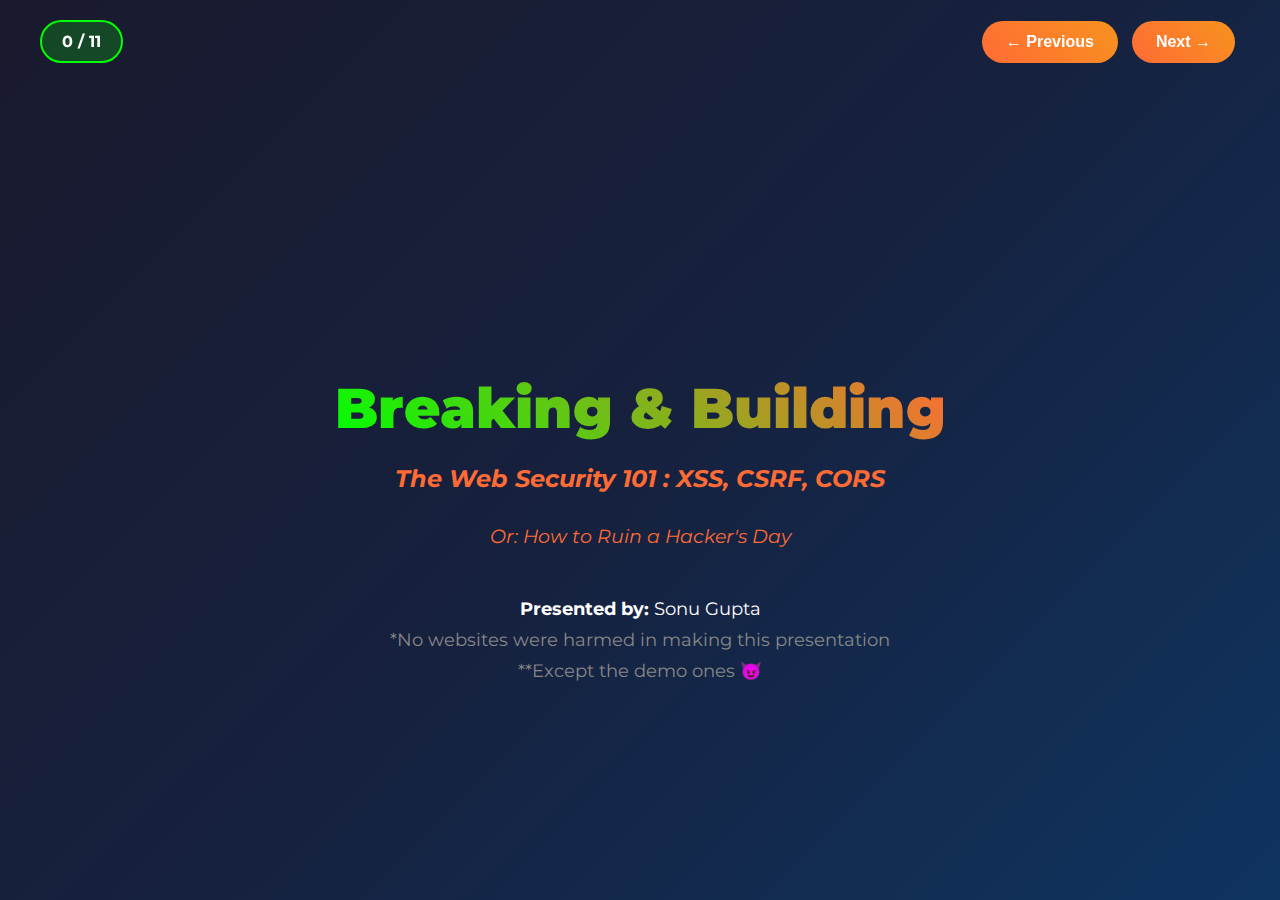
<file: PPT/ic2.html>
<!DOCTYPE html>
<html lang="en">
<head>
    <meta charset="UTF-8">
    <meta name="viewport" content="width=device-width, initial-scale=1.0">
    <title>Web Security: XSS, CSRF, CORS</title>
    <link href="https://fonts.googleapis.com/css2?family=Montserrat:wght@400;700;900&family=Fira+Code:wght@400;500&display=swap" rel="stylesheet">
    <style>
        * { margin: 0; padding: 0; box-sizing: border-box; }
        
        body {
            font-family: 'Montserrat', sans-serif;
            background: linear-gradient(135deg, #1a1a2e 0%, #16213e 50%, #0f3460 100%);
            color: #ffffff;
            height: 100vh;
            overflow: hidden;
        }
        
        .nav-container {
            position: fixed; top: 20px; width: 100%; display: flex;
            justify-content: space-between; align-items: center; padding: 0 40px; z-index: 1000;
        }
        
        .slide-counter {
            background: rgba(0, 255, 0, 0.2); padding: 10px 20px; border-radius: 25px;
            border: 2px solid #00ff00; font-weight: bold; font-size: 1rem;
        }
        
        .nav-buttons button {
            background: linear-gradient(45deg, #ff6b35, #f7931e); border: none; color: white;
            padding: 12px 24px; margin: 0 5px; border-radius: 25px; cursor: pointer;
            font-weight: bold; transition: all 0.3s ease; font-size: 1rem;
        }
        
        .nav-buttons button:hover { transform: translateY(-2px); }
        .nav-buttons button:disabled { opacity: 0.5; cursor: not-allowed; }
        
        .slide {
            display: none; height: 100vh; padding: 70px 40px 20px;
            position: absolute; width: 100%; top: 0; left: 0;
            overflow-y: auto; /* Made scrollable */
        }
        
        .slide.active { display: block; }
        
        .slide-content { 
            max-width: 1400px; margin: 0 auto; width: 100%;
            min-height: calc(100vh - 90px); /* Ensure content fits */
            display: flex; flex-direction: column; justify-content: flex-start;
        }
        
        /* Typography */
        h1 { 
            font-size: 2.5rem; text-align: center; margin-bottom: 30px; 
            line-height: 1.2;
        }
        h2 { 
            font-size: 1.8rem; margin-bottom: 20px; color: #4ecdc4; 
            line-height: 1.3;
        }
        h3 { 
            font-size: 1.3rem; margin-bottom: 15px; color: #ff6b35; 
            line-height: 1.3;
        }
        
        /* Title Slide Styles */
        .title-slide {
            text-align: center;
            display: flex;
            flex-direction: column;
            justify-content: center;
            align-items: center;
            min-height: calc(100vh - 90px);
        }
        
        .glitch-text {
            font-size: 3.5rem;
            font-weight: 900;
            margin-bottom: 20px;
            background: linear-gradient(45deg, #00ff00, #ff6b35);
            -webkit-background-clip: text;
            -webkit-text-fill-color: transparent;
            animation: glitch 2s infinite;
        }
        
        @keyframes glitch {
            0%, 100% { transform: translateX(0); }
            10% { transform: translateX(-2px); }
            20% { transform: translateX(2px); }
            30% { transform: translateX(-2px); }
            40% { transform: translateX(2px); }
            50% { transform: translateX(0); }
        }
        
        .subtitle {
            font-size: 1.5rem;
            color: #ff6b35;
            margin-bottom: 30px;
            font-style: italic;
        }
        
        .presenter-info {
            margin-top: 40px;
        }
        
        .presenter-info p {
            margin: 10px 0;
            font-size: 1.1rem;
        }
        
        .disclaimer {
            font-size: 0.9rem;
            color: #888;
            margin-top: 20px;
        }
        
        /* Section title colors */
        .xss-title { color: #ff6b35; }
        .csrf-title { color: #4ecdc4; }
        .cors-title { color: #f7931e; }
        
        /* Layout Grids */
        .two-column { 
            display: grid; grid-template-columns: 1fr 1fr; gap: 30px; margin: 20px 0; 
        }
        .three-column { 
            display: grid; grid-template-columns: 1fr 1fr 1fr; gap: 20px; margin: 20px 0; 
        }
        
        /* Stats Layout (Like Version 1) */
        .stats-container {
            display: grid;
            grid-template-columns: 1fr 1fr;
            gap: 30px;
            margin: 30px 0;
        }
        
        .stat-box {
            background: rgba(255, 255, 255, 0.1);
            padding: 25px;
            border-radius: 20px;
            text-align: center;
            transition: transform 0.3s ease;
        }
        
        .stat-box:hover {
            transform: translateY(-5px);
        }
        
        .stat-box.big-number {
            grid-row: span 2;
            display: flex;
            flex-direction: column;
            justify-content: center;
            background: linear-gradient(135deg, rgba(255, 107, 53, 0.2), rgba(247, 147, 30, 0.2));
            border: 2px solid #ff6b35;
        }
        
        .stat-box .number {
            font-size: 3rem;
            font-weight: 900;
            color: #ff6b35;
            margin-bottom: 10px;
        }
        
        .big-number .number {
            font-size: 5rem;
            background: linear-gradient(45deg, #ff6b35, #f7931e);
            -webkit-background-clip: text;
            -webkit-text-fill-color: transparent;
        }
        
        .stat-box .label {
            font-size: 1.1rem;
            color: #ccc;
            line-height: 1.4;
        }
        
        .stat-grid {
            display: flex;
            flex-direction: column;
            gap: 15px;
        }
        
        /* Cards and Boxes */
        .demo-box {
            background: rgba(255, 255, 255, 0.1); padding: 25px; border-radius: 20px;
            border: 2px solid #ff6b35; margin: 15px 0;
        }
        
        .code-block {
            background: #1e1e1e; padding: 20px; border-radius: 15px;
            font-family: 'Fira Code', monospace; margin: 15px 0;
            border: 2px solid #4ecdc4; font-size: 0.9rem; line-height: 1.4;
            color: #fff;
        }
        
        .danger-code { border-color: #ff4444; }
        .safe-code { border-color: #4ecdc4; }
        
        .vulnerability-card {
            background: rgba(255, 255, 255, 0.1); padding: 20px; border-radius: 15px;
            text-align: center; transition: transform 0.3s ease;
            height: fit-content;
        }
        
        .vulnerability-card:hover { transform: translateY(-5px); }
        
        .impact-high { border-left: 5px solid #ff4444; }
        .impact-medium { border-left: 5px solid #ff6b35; }
        .impact-low { border-left: 5px solid #4ecdc4; }
        
        /* Demo Areas */
        .demo-area {
            background: white; color: #333; padding: 20px; border-radius: 15px; margin: 15px 0;
        }
        
        .demo-area input, .demo-area textarea {
            width: 100%; padding: 10px; margin: 8px 0; border: 1px solid #ddd; 
            border-radius: 5px; font-size: 0.9rem;
        }
        
        .demo-button {
            background: #ff6b35; color: white; border: none; padding: 10px 20px;
            border-radius: 5px; cursor: pointer; margin: 8px 5px; font-size: 0.9rem;
        }
        
        .payload-btn {
            background: #ff4444; color: white; border: none; padding: 8px 12px;
            border-radius: 5px; cursor: pointer; margin: 3px; font-size: 0.8rem;
        }
        
        /* Interactive Elements */
        .audience-poll {
            text-align: center;
            margin: 30px 0;
            padding: 25px;
            background: rgba(76, 205, 196, 0.1);
            border-radius: 20px;
            border: 2px solid #4ecdc4;
        }
        
        .rating-buttons {
            display: flex;
            justify-content: center;
            gap: 10px;
            margin: 20px 0;
            flex-wrap: wrap;
        }
        
        .rating-buttons button {
            background: none;
            border: 2px solid #00ff00;
            color: #00ff00;
            font-size: 1.5rem;
            padding: 10px 15px;
            border-radius: 50%;
            cursor: pointer;
            transition: all 0.3s ease;
        }
        
        .rating-buttons button:hover {
            background: #00ff00;
            color: #1a1a2e;
            transform: scale(1.1);
        }
        
        .poll-result {
            font-size: 1.1rem;
            color: #4ecdc4;
            margin-top: 15px;
        }
        
        /* Meme and Fun Elements */
        .meme-section {
            text-align: center; margin: 20px 0; padding: 20px;
            background: rgba(255, 255, 255, 0.1); border-radius: 20px;
        }
        
        .emoji-large { font-size: 3rem; margin: 15px 0; }
        
        /* Checklists */
        .checklist {
            background: rgba(0, 255, 0, 0.1); padding: 20px; border-radius: 15px;
            border: 2px solid #00ff00; margin: 15px 0;
        }
        
        .checklist ul { list-style: none; font-size: 1rem; }
        .checklist li { 
            margin: 8px 0; padding: 8px; background: rgba(255, 255, 255, 0.1); 
            border-radius: 5px; 
        }
        .checklist li:before { content: "✅ "; color: #4ecdc4; font-weight: bold; }
        
        /* Plot Twist Box */
        .plot-twist {
            text-align: center;
            margin: 30px 0;
            padding: 25px;
            background: rgba(255, 107, 53, 0.2);
            border-radius: 20px;
            border: 2px solid #ff6b35;
        }
        
        .plot-twist h2 {
            font-size: 1.8rem;
            margin-bottom: 15px;
            color: #ff6b35;
        }
        
        .plot-twist p {
            font-size: 1.2rem;
            margin: 10px 0;
        }
        
        /* Responsive Design */
        @media (max-width: 1200px) {
            .slide-content { max-width: 95%; }
            .stats-container { grid-template-columns: 1fr; }
            .two-column, .three-column { grid-template-columns: 1fr; gap: 20px; }
        }
        
        @media (max-width: 768px) {
            .slide { padding: 60px 15px 15px; }
            .nav-container { padding: 0 15px; }
            .slide-counter, .nav-buttons button { font-size: 0.9rem; padding: 8px 16px; }
            .glitch-text { font-size: 2.5rem; }
            h1 { font-size: 2rem; }
            h2 { font-size: 1.5rem; }
            h3 { font-size: 1.2rem; }
            .rating-buttons { gap: 5px; }
            .rating-buttons button { font-size: 1.2rem; padding: 8px 12px; }
        }
        
        /* Ensure content doesn't overflow */
        .slide-content > * {
            flex-shrink: 0;
        }
        
        /* Scroll indicator */
        .slide::-webkit-scrollbar {
            width: 8px;
        }
        
        .slide::-webkit-scrollbar-track {
            background: rgba(255, 255, 255, 0.1);
        }
        
        .slide::-webkit-scrollbar-thumb {
            background: #ff6b35;
            border-radius: 4px;
        }
        .stats-summary {
    background: linear-gradient(135deg, #667eea 0%, #764ba2 100%);
    color: white;
    padding: 15px;
    border-radius: 8px;
    margin: 20px 0;
    text-align: center;
}

.stats-summary p {
    margin: 5px 0;
    font-size: 14px;
}

.security-slide {
    background: linear-gradient(135deg, #667eea 0%, #764ba2 100%);
    color: white;
    padding: 25px;
    border-radius: 10px;
    margin: 25px 0;
}

.security-header {
    text-align: center;
    cursor: pointer;
    transition: transform 0.2s;
}

.security-header:hover {
    transform: scale(1.02);
}

.big-security {
    font-size: 4rem;
    margin: 20px 0;
    text-shadow: 2px 2px 4px rgba(0,0,0,0.3);
}

.click-hint {
    font-size: 1.2rem;
    opacity: 0.8;
    animation: pulse 2s infinite;
}

@keyframes pulse {
    0%, 100% { opacity: 0.8; }
    50% { opacity: 1; }
}

.security-content {
    transition: all 0.5s ease-in-out;
    overflow: hidden;
}

.hidden {
    max-height: 0;
    opacity: 0;
}

.security-definitions {
    display: grid;
    grid-template-columns: repeat(auto-fit, minmax(250px, 1fr));
    gap: 15px;
    margin: 20px 0;
}

.def-box {
    background: rgba(255,255,255,0.1);
    padding: 15px;
    border-radius: 8px;
    border-left: 4px solid #ffc107;
}

.def-box h4 {
    margin-top: 0;
    color: #ffc107;
}

.security-bottom {
    text-align: center;
    margin-top: 20px;
    font-size: 16px;
    background: rgba(255,255,255,0.1);
    padding: 15px;
    border-radius: 8px;
}

    </style>
</head>
<body>
    <!-- Navigation -->
    <div class="nav-container">
        <div class="slide-counter">
            <span id="current-slide">1</span> / <span id="total-slides">11</span>
        </div>
        <div class="nav-buttons">
            <button onclick="previousSlide()" id="prev-btn">← Previous</button>
            <button onclick="nextSlide()" id="next-btn">Next →</button>
        </div>
    </div>

    <!-- Slides Container -->
    <div class="presentation-container">

        <!-- SLIDE 1: Title Slide -->
        <div class="slide active" data-slide="0">
            <audio style="visibility: hidden;" id="slide1Audio" autoplay loop controls>
    <source src="https://ia800401.us.archive.org/12/items/pirates-of-the-caribbean-theme-song_202203/Pirates%20Of%20The%20Caribbean%20Theme%20Song.mp3?cnt=0" type="audio/mpeg">
    </audio>
            <div class="slide-content title-slide">
                <h1 class="glitch-text">Breaking & Building</h1>
                <h2 class="subtitle">The Web Security 101 : XSS, CSRF, CORS</h2>
                <p style="font-size: 1.2rem; color: #ff6b35; font-style: italic;">
                    Or:  How to Ruin a Hacker's Day
                </p>
                <div class="presenter-info">
                    <p><strong>Presented by:</strong> Sonu Gupta</p>
                    <p class="disclaimer">*No websites were harmed in making this presentation</p>
                    <p class="disclaimer">**Except the demo ones 😈</p>
                </div>
            </div>
            <p style="text-align: center;"><em>🤓 Full Disclosure: My security knowledge comes from Stack Overflow and painful experience. There's definitely more out there!</em></p>
        </div>
        <div class="presentation-container">

        <!-- SLIDE 1: Title Slide -->
        <div class="slide " data-slide="1">
                 <div class="stat-box big-number slide-content">
    <div class="security-header" onclick="toggleSecurity()">
        <h1 class="big-security">🌐 WEB SECURITY</h1>
    </div>
    <div id="security-content" class="security-content hidden">
        <div class="security-definitions">
            <div class="def-box">
                <h4>🤔 What People Think:</h4>
                <p>"It's just a property website, what could go wrong?"</p>
            </div>
            <div class="def-box">
                <h4>😅 Reality Check:</h4>
                <p>"We handle millions of searches, personal data, agent details, and property info daily!"</p>
            </div>
            <div class="def-box">
                <h4>🎯 The Stakes:</h4>
                <p>"One XSS could expose user searches, one SQLi could leak property data, one CSRF could manipulate listings!"</p>
            </div>
        </div>
<p class="security-bottom"><strong>Life Update:</strong> From googling "Facebook password hack" to googling "How to prevent SQL injection" - we've switched sides! 🔍⚔️</p>
    </div>
</div>
               </div>
        

        <!-- SLIDE 2: Opening Hook with Stats -->
        <div class="slide" data-slide="2">
       
            <div class="slide-content">
                <h1 style="color: #ff6b35;">🚨 The $8 Trillion Question</h1>
                
                <div class="stats-container">
                    <div class="stat-box big-number">
                        <div class="number">$8T</div>
                        <div class="label">Web security failures cost globally in 2023 <a href="https://cybersecurityventures.com/cybercrime-to-cost-the-world-8-trillion-annually-in-2023/">🔗</a></div> 
                        <div class="label" style="margin-top: 15px; color: #ff6b35;">
                            That's more than most countries' GDP!
                        </div>
                    </div>
                    <div class="stat-grid">
                          <div class="stat-box">
                            <div class="number">USD$20,870</div>
                            <div class="label">REA Paid till now to researchers </div>
                        </div>
                        <div class="stat-box">
                            <div class="number">83%</div>
                            <div class="label">Organizations experienced web app attacks</div>
                        </div>
                        <div class="stat-box">
                            <div class="number">68%</div>
                            <div class="label">Had CSRF vulnerabilities</div>
                        </div>
                        <div class="stat-box">
                            <div class="number">40%</div>
                            <div class="label">Web apps vulnerable to XSS</div>
                        </div>
                        <div class="stat-box">
                            <div class="number">71%</div>
                            <div class="label">APIs have CORS misconfigurations</div>
                        </div>
                    </div>
                 
                </div>
                
                <div class="plot-twist">
                    <h2>🎭 PLOT TWIST:</h2>
                    <p>Today <strong>YOU</strong> become the hacker</p>
                    <p style="font-size: 1rem; color: #ccc;">(Don't worry, it's legal... I think 🤔)</p>
                </div>
                
                <div class="audience-poll">
                    <h3>🎯 AUDIENCE POLL TIME!</h3>
                    <p>Rate your web security skills:</p>
                    <div class="rating-buttons">
                        <button onclick="rateSkill(1)">1️⃣</button>
                        <button onclick="rateSkill(2)">2️⃣</button>
                        <button onclick="rateSkill(3)">3️⃣</button>
                        <button onclick="rateSkill(4)">4️⃣</button>
                        <button onclick="rateSkill(5)">5️⃣</button>
                    </div>
                    <p id="poll-result" class="poll-result"></p>
                </div>
            </div>
        </div>

        <!-- SLIDE 3: XSS Introduction & Demo -->
        <div class="slide" data-slide="3">
            <div class="slide-content">
                <h1 class="xss-title">🎪 XSS: Cross-Site Scripting</h1>
                
                <div class="two-column">
                    <div>
                        <h2>🎭 The Trojan Horse Attack</h2>
                        <div class="vulnerability-card impact-high">
                            <div class="emoji-large">🐴💀</div>
                            <h3>What is XSS?</h3>
                            <p>Malicious scripts injected into trusted websites</p>
                            <p><strong>Impact:</strong> Account takeover, data theft</p>
                            <p><strong>Found in:</strong> 40% of web applications</p>
                            <p><strong>Average cost:</strong> $4.88M per breach</p>
                        </div>
                        
                        <div class="meme-section">
                            <div class="emoji-large">🔥🐶🔥</div>
                            <p><strong>Me trusting user input</strong></p>
                            <p><em>"This is fine"</em></p>
                        </div>
                    </div>
                    
                    <div>
                        <h2>🎮 Live Demo Time!</h2>
                        <div class="demo-area">
                            <h4>🎬 Movie Review Site</h4>
                            <input type="text" id="movie-title" placeholder="Movie title...">
                            <textarea id="review-text" placeholder="Your review..." rows="3"></textarea>
                            <button class="demo-button" onclick="submitReview()">Submit Review</button>
                            
                            <div style="margin-top: 15px;">
                                <h5>🔥 Try These Payloads:</h5>
                                <button class="payload-btn" onclick="insertPayload('&lt;script&gt;alert(\'XSS Success!\')&lt;/script&gt;')">Basic Alert</button>
                                <button class="payload-btn" onclick="insertPayload('&lt;img src=x onerror=alert(\'Image XSS!\')&gt;')">Image XSS</button>
                                <button class="payload-btn" onclick="insertPayload('&lt;h1 style=color:red&gt;HACKED!&lt;/h1&gt;')">Style Injection</button>
                            </div>
                            
                            <div id="reviews-display" style="margin-top: 15px; min-height: 80px; background: #f9f9f9; padding: 15px; border-radius: 5px;">
                                <em>Reviews will appear here...</em>
                            </div>
                        </div>
                    </div>
                </div>
            </div>
        </div>

        <!-- SLIDE 4: XSS Prevention -->
        <div class="slide" data-slide="4">
            <div class="slide-content">
                <h1 class="xss-title">🛡️ XSS Defense Strategies</h1>
                
                <div class="two-column">
                    <div>
                        <h2>❌ The Villain Code</h2>
                        <div class="code-block danger-code">
                            <code>
// DON'T DO THIS!<br>
element.innerHTML = userInput;<br><br>

// Also dangerous:<br>
document.write(userInput);<br>
eval(userInput);<br>
$('#div').html(userInput);
                            </code>
                        </div>
                        
                        <div class="vulnerability-card impact-high">
                            <h3>⚠️ Why This Fails</h3>
                            <p>• Directly executes user input</p>
                            <p>• No sanitization</p>
                            <p>• Trusts all data</p>
                            <p>• Opens door to script injection</p>
                        </div>
                    </div>
                    
                    <div>
                        <h2>✅ The Hero Code</h2>
                        <div class="code-block safe-code">
                            <code>
// SAFE APPROACH:<br>
element.textContent = userInput;<br><br>

// Framework protection:<br>
React: {userInput} // Auto-escaped<br>
Angular: {{userInput}} // Auto-escaped<br><br>

// Server-side sanitization:<br>
htmlspecialchars($userInput);<br>
DOMPurify.sanitize(userInput);
                            </code>
                        </div>
                        
                        <div class="checklist">
                            <h3>🦸‍♀️ Security Superpowers</h3>
                            <ul>
                                <li>Always sanitize user inputs</li>
                                <li>Use textContent over innerHTML</li>
                                <li>Implement Content Security Policy</li>
                                <li>Use frameworks with auto-escaping</li>
                                <li>Validate input server-side</li>
                            </ul>
                        </div>
                    </div>
                </div>
                
                <div class="meme-section">
                    <h2>💡 Golden Rule</h2>
                    <div class="emoji-large">👶✂️</div>
                    <h3>"Trust users like you trust a toddler with scissors"</h3>
                </div>
            </div>
        </div>

        <!-- SLIDE 5: XSS Real-World Impact -->
        <div class="slide" data-slide="5">
            <div class="slide-content">
                <h1 class="xss-title">💥 XSS in the Wild</h1>
                
                <div class="three-column">
                    <div class="vulnerability-card impact-high">
                        <div class="emoji-large">📱</div>
                        <h3>MySpace Samy Worm (2005)</h3>
                        <p><strong>Impact:</strong> 1M+ profiles infected in 24hrs</p>
                        <p><strong>Method:</strong> Self-replicating XSS</p>
                        <p><strong>Message:</strong> "Samy is my hero"</p>
                    </div>
                    
                    <div class="vulnerability-card impact-high">
                        <div class="emoji-large">🐦</div>
                        <h3>Twitter XSS (2010)</h3>
                        <p><strong>Impact:</strong> Millions affected</p>
                        <p><strong>Method:</strong> Auto-retweeting tweets</p>
                        <p><strong>Lesson:</strong> Even giants vulnerable</p>
                    </div>
                    
                    <div class="vulnerability-card impact-high">
                        <div class="emoji-large">🏢</div>
                        <h3>Corporate Breaches</h3>
                        <p><strong>Average Cost:</strong> $4.88M</p>
                        <p><strong>Data Stolen:</strong> Credentials, PII</p>
                        <p><strong>Recovery:</strong> 6-12 months</p>
                    </div>
                </div>
                
                <div class="demo-box">
                    <h2>🎯 What Attackers Can Do</h2>
                    <div class="two-column">
                        <div>
                            <h3>💰 Financial Damage</h3>
                            <ul>
                                <li>Steal credit card information</li>
                                <li>Transfer money from accounts</li>
                                <li>Make unauthorized purchases</li>
                                <li>Cryptocurrency theft</li>
                            </ul>
                        </div>
                        <div>
                            <h3>🔐 Account Takeover</h3>
                            <ul>
                                <li>Steal session cookies</li>
                                <li>Change account passwords</li>
                                <li>Access private messages</li>
                                <li>Impersonate users</li>
                            </ul>
                        </div>
                    </div>
                </div>
                
                <div class="checklist">
                    <h3>🚨 Action Items for Our Team</h3>
                    <ul>
                        <li>Audit all forms in our applications</li>
                        <li>Add XSS testing to QA process</li>
                        <!-- <li>Implement CSP headers this sprint</li> -->
                        <li>Train developers on secure coding</li>
                    </ul>
                </div>
            </div>
        </div>

        <!-- SLIDE 6: CSRF Introduction & Demo -->
        <div class="slide" data-slide="6">
            <div class="slide-content">
                <h1 class="csrf-title">🎭 CSRF: Cross-Site Request Forgery</h1>
                
                <div class="two-column">
                    <div>
                        <h2>🏦 The Bank Heist Scenario</h2>
                        <div class="vulnerability-card impact-high">
                            <div class="emoji-large">🎩✨</div>
                            <h3>The Identity Theft Magic Trick</h3>
                            <p><strong>Step 1:</strong> You login to your bank</p>
                            <p><strong>Step 2:</strong> You visit "cute puppies" site</p>
                            <p><strong>Step 3:</strong> Hidden form steals your money</p>
                            <p><strong>Result:</strong> $1000 transferred to attacker</p>
                            <p><strong>Average cost:</strong> $1.4M per incident</p>
                        </div>
                        
                        <div class="meme-section">
                            <div class="emoji-large">🤔</div>
                            <p><strong>"What could go wrong?"</strong></p>
                            <p><em>Famous last words before CSRF attack</em></p>
                        </div>
                    </div>
                    
                    <div>
                        <h2>🎬 Live CSRF Demo</h2>
                        <div class="demo-area">
                            <h4>🏦 FakeBank.com</h4>
                            <div style="background: rgba(76, 205, 196, 0.2); padding: 10px; border-radius: 5px; margin: 10px 0;">
                                ✅ Logged in as: user@email.com
                            </div>
                            <div style="background: rgba(0, 255, 0, 0.2); padding: 15px; border-radius: 5px; margin: 10px 0;">
                                💰 Balance: $<span id="bank-balance">10,000</span>
                            </div>
                            
                            <h5>Transfer Money:</h5>
                            <input type="text" placeholder="Transfer to..." id="transfer-to">
                            <input type="number" placeholder="Amount" id="transfer-amount">
                            <button class="demo-button" onclick="normalTransfer()">Transfer Money</button>
                        </div>
                        
                        <div class="demo-area" style="border: 2px solid #ff6b35;">
                            <h4>🐶 AdorablePuppies.com</h4>
                            <div style="text-align: center; font-size: 2.5rem; margin: 15px 0;">
                                🐕 🐩 🐕‍🦺
                            </div>
                            <button class="demo-button" onclick="triggerCSRF()" style="width: 100%; background: linear-gradient(45deg, #ff6b35, #f7931e);">
                                Click to see more puppies! 🐶
                            </button>
                        </div>
                    </div>
                </div>
            </div>
        </div>

        <!-- SLIDE 7: CSRF Prevention -->
        <div class="slide" data-slide="7">
            <div class="slide-content">
                <h1 class="csrf-title">🛡️ CSRF Defense Mechanisms</h1>
                
                <div class="two-column">
                    <div>
                        <h2>❌ Vulnerable Form</h2>
                <div class="code-block danger-code">
                            <code>
&lt;form action="/transfer" method="POST"&gt;<br>
&nbsp;&nbsp;&lt;input name="to" placeholder="To..."&gt;<br>
&nbsp;&nbsp;&lt;input name="amount" placeholder="Amount"&gt;<br>
&nbsp;&nbsp;&lt;button type="submit"&gt;Transfer&lt;/button&gt;<br>
&lt;/form&gt;<br><br>

// Anyone can submit this form!
                            </code>
                        </div>
                        
                        <div class="vulnerability-card impact-high">
                            <h3>⚠️ Why This Fails</h3>
                            <p>• No authentication check</p>
                            <p>• Accepts any POST request</p>
                            <p>• Trusts the browser</p>
                            <p>• No origin validation</p>
                        </div>
                    </div>
                    
                    <div>
                        <h2>✅ Protected Form</h2>
                        <div class="code-block safe-code">
                            <code>
&lt;form action="/transfer" method="POST"&gt;<br>
&nbsp;&nbsp;&lt;input type="hidden" name="csrf_token" <br>
&nbsp;&nbsp;&nbsp;&nbsp;&nbsp;&nbsp;&nbsp;&nbsp;&nbsp;value="abc123xyz789"&gt;<br>
&nbsp;&nbsp;&lt;input name="to" placeholder="To..."&gt;<br>
&nbsp;&nbsp;&lt;input name="amount" placeholder="Amount"&gt;<br>
&nbsp;&nbsp;&lt;button type="submit"&gt;Transfer&lt;/button&gt;<br>
&lt;/form&gt;<br><br>

// Server validates token!
                            </code>
                        </div>
                        
                        <div class="checklist">
                            <h3>🎫 CSRF Token Benefits</h3>
                            <ul>
                                <li>Unique per session/request</li>
                                <li>Unpredictable by attackers</li>
                                <li>Validated server-side</li>
                                <li>Expires automatically</li>
                            </ul>
                        </div>
                    </div>
                </div>
                
                <div class="three-column">
                    <div class="vulnerability-card impact-low">
                        <div class="emoji-large">🎫</div>
                        <h3>CSRF Tokens</h3>
                        <p>Like VIP wristbands - no token, no entry!</p>
                    </div>
                    
                    <div class="vulnerability-card impact-low">
                        <div class="emoji-large">🍪</div>
                        <h3>SameSite Cookies</h3>
                        <p>Prevent cross-site cookie sending</p>
                    </div>
                    
                    <div class="vulnerability-card impact-low">
                        <div class="emoji-large">🔍</div>
                        <h3>Origin Validation</h3>
                        <p>Check request source headers</p>
                    </div>
                </div>
            </div>
        </div>

        <!-- SLIDE 8: CSRF Real-World Impact -->
        <div class="slide" data-slide="8">
            <div class="slide-content">
                <h1 class="csrf-title">💸 CSRF Attack Consequences</h1>
                
                <div class="stats-container">
                    <div class="stat-box big-number">
                        <div class="number">$1.4M</div>
                        <div class="label">Average cost per CSRF incident</div>
                        <div class="label" style="margin-top: 15px; color: #4ecdc4;">
                            Plus 3-6 months recovery time
                        </div>
                    </div>
                    <div class="stat-grid">
                        <div class="stat-box">
                            <div class="number">68%</div>
                            <div class="label">Organizations experienced CSRF attacks</div>
                        </div>
                        <div class="stat-box">
                            <div class="number">45%</div>
                            <div class="label">Had multiple CSRF incidents</div>
                        </div>
                        <div class="stat-box">
                            <div class="number">23%</div>
                            <div class="label">Took 6+ months to detect</div>
                        </div>
                        <div class="stat-box">
                            <div class="number">$500K</div>
                            <div class="label">Average legal costs</div>
                        </div>
                    </div>
                </div>
                
                <div class="demo-box">
                    <h2>🎯 Common Attack Vectors</h2>
                    <div class="two-column">
                        <div>
                            <h3>📧 Phishing Emails</h3>
                            <p>"Check out this funny video!" → Hidden form submission</p>
                            
                            <h3>🌐 Malicious Websites</h3>
                            <p>Legitimate-looking sites with hidden CSRF attacks</p>
                        </div>
                        <div>
                            <h3>📱 Social Media</h3>
                            <p>Shortened URLs hiding malicious redirects</p>
                            
                            <h3>💬 Forum Posts</h3>
                            <p>Embedded images with malicious src attributes</p>
                        </div>
                    </div>
                </div>
                
                <div class="meme-section">
                    <div class="emoji-large">🦆</div>
                    <p><strong>If it looks like a duck, quacks like a duck...</strong></p>
                    <p><em>It might still be a CSRF attack</em></p>
                </div>
                
                <div class="checklist">
                    <h3>🚨 Immediate Action Items</h3>
                    <ul>
                        <li>Add CSRF tokens to all state-changing forms</li>
                        <li>Implement SameSite cookie attributes</li>
                        <li>Add CSRF protection to authentication middleware</li>
                        <li>Test all admin panels for CSRF vulnerabilities</li>
                    </ul>
                </div>
            </div>
        </div>

        <!-- SLIDE 9: CORS Introduction & Demo -->
        <div class="slide" data-slide="9">
            <div class="slide-content">
                <h1 class="cors-title">🌐 CORS: Cross-Origin Resource Sharing</h1>
                
                <div class="two-column">
                    <div>
                        <h2>🏰 The API Castle Guards</h2>
                        <div class="vulnerability-card impact-medium">
                            <div class="emoji-large">🛡️</div>
                            <h3>Same-Origin Policy</h3>
                            <p><strong>Browser:</strong> "Locals only!"</p>
                            <p><strong>CORS:</strong> "Here's the guest list"</p>
                            <p><strong>Misconfigured:</strong> "Guards went home early"</p>
                            <p><strong>71%</strong> of APIs have CORS issues</p>
                        </div>
                        
                        <div class="demo-box">
                            <h3>🔍 Origin Components</h3>
                            <p><strong>https://api.example.com:443/data</strong></p>
                            <ul style="text-align: left; margin-left: 20px;">
                                <li>Protocol: https://</li>
                                <li>Domain: api.example.com</li>
                                <li>Port: 443</li>
                            </ul>
                            <p><em>All must match for same-origin!</em></p>
                        </div>
                    </div>
                    
                    <div>
                        <h2>🎮 Live Browser Demo</h2>
                        <div class="demo-area">
                            <h4>👩‍💻 Open Your Browser Console!</h4>
                            <p><strong>Instructions:</strong> Press F12 → Console Tab</p>
                            
                            <h5>✅ Successful Request:</h5>
                            <div class="code-block safe-code">
                                <code>
fetch('https://api.github.com/users/octocat')<br>
&nbsp;&nbsp;.then(r => r.json())<br>
&nbsp;&nbsp;.then(console.log); // Works!
                                </code>
                            </div>
                            
                            <h5>❌ Blocked Request:</h5>
                            <div class="code-block danger-code">
                                <code>
fetch('https://facebook.com')<br>
&nbsp;&nbsp;.catch(console.error); // CORS Error!
                                </code>
                            </div>
                            
                            <button class="demo-button" onclick="testCORS()">🧪 Test CORS Requests</button>
                            
                            <div id="cors-results" style="margin-top: 15px; padding: 15px; background: #f0f0f0; border-radius: 5px; color: #333; min-height: 60px;">
                                <em>Results will appear here...</em>
                            </div>
                        </div>
                    </div>
                </div>
            </div>
        </div>

        <!-- SLIDE 10: CORS Configuration -->
        <div class="slide" data-slide="10">
            <div class="slide-content">
                <h1 class="cors-title">⚙️ CORS Configuration Guide</h1>
                
                <div class="two-column">
                    <div>
                        <h2>❌ Dangerous Configuration</h2>
                        <div class="code-block danger-code">
                            <code>
// DON'T DO THIS IN PRODUCTION!<br>
app.use(cors({<br>
&nbsp;&nbsp;origin: '*', // Any website!<br>
&nbsp;&nbsp;credentials: true // With cookies!<br>
}));<br><br>

// Server Response Headers:<br>
Access-Control-Allow-Origin: *<br>
Access-Control-Allow-Credentials: true
                            </code>
                        </div>
                        
                        <div class="vulnerability-card impact-high">
                            <h3>⚠️ Why This is Dangerous</h3>
                            <p>• ANY website can access your API</p>
                            <p>• Credentials (cookies) are sent</p>
                            <p>• Perfect for data theft</p>
                            <p>• No origin validation</p>
                        </div>
                    </div>
                    
                    <div>
                        <h2>✅ Secure Configuration</h2>
                        <div class="code-block safe-code">
                            <code>
// SECURE APPROACH:<br>
app.use(cors({<br>
&nbsp;&nbsp;origin: [<br>
&nbsp;&nbsp;&nbsp;&nbsp;'https://ourapp.com',<br>
&nbsp;&nbsp;&nbsp;&nbsp;'https://our-mobile-app.com'<br>
&nbsp;&nbsp;],<br>
&nbsp;&nbsp;credentials: true,<br>
&nbsp;&nbsp;optionsSuccessStatus: 200<br>
}));<br><br>

// Environment-specific origins<br>
const origins = process.env.CORS_ORIGINS.split(',');
                            </code>
                        </div>
                        
                        <div class="checklist">
                            <h3>🔧 CORS Best Practices</h3>
                            <ul>
                                <li>Specify exact origins, never use '*'</li>
                                <li>Validate origins server-side</li>
                                <li>Use environment-specific configs</li>
                                <li>Monitor CORS policy violations</li>
                                <li>Regular security audits</li>
                            </ul>
                        </div>
                    </div>
                </div>
                
                <div class="three-column">
                    <div class="vulnerability-card impact-low">
                        <div class="emoji-large">🎯</div>
                        <h3>Specific Origins</h3>
                        <p>Only allow trusted domains</p>
                        <code>origin: 'https://myapp.com'</code>
                    </div>
                    
                    <div class="vulnerability-card impact-medium">
                        <div class="emoji-large">🍪</div>
                        <h3>Credentials Control</h3>
                        <p>Careful with cookies & auth headers</p>
                        <code>credentials: true</code>
                    </div>
                    
                    <div class="vulnerability-card impact-low">
                        <div class="emoji-large">📋</div>
                        <h3>Method Restrictions</h3>
                        <p>Limit allowed HTTP methods</p>
                        <code>methods: ['GET', 'POST']</code>
                    </div>
                </div>
                
                <div class="meme-section">
                    <div class="emoji-large">🧙‍♂️</div>
                    <h3>"You shall not pass!"</h3>
                    <p><em>- CORS Policy to random websites</em></p>
                </div>
            </div>
        </div>

        <!-- SLIDE 11: Summary & Action Plan -->
        <div class="slide" data-slide="11">
            <div class="slide-content">
                <h1>🎯 Security Action Plan</h1>
                
                <div class="three-column">
                    <div class="vulnerability-card impact-high">
                        <div class="emoji-large">🎪</div>
                        <h3>XSS Defense</h3>
                        <div class="checklist">
                            <ul>
                                <li>Sanitize ALL user inputs</li>
                                <li>Use textContent over innerHTML</li>
                                <li>Implement CSP headers</li>
                                <li>Use auto-escaping frameworks</li>
                            </ul>
                        </div>
                    </div>
                    
                    <div class="vulnerability-card impact-high">
                        <div class="emoji-large">🎭</div>
                        <h3>CSRF Protection</h3>
                        <div class="checklist">
                            <ul>
                                <li>Add CSRF tokens to forms</li>
                                <li>Use SameSite cookies</li>
                                <li>Validate request origins</li>
                                <li>Double-submit cookies</li>
                            </ul>
                        </div>
                    </div>
                    
                    <div class="vulnerability-card impact-medium">
                        <div class="emoji-large">🌐</div>
                        <h3>CORS Configuration</h3>
                        <div class="checklist">
                            <ul>
                                <li>Specify exact origins</li>
                                <li>Avoid wildcard (*) origins</li>
                                <li>Monitor CORS policies</li>
                                <li>Environment-specific configs</li>
                            </ul>
                        </div>
                    </div>
                </div>
                
                <!-- <div class="demo-box">
                    <h2>📅 Implementation Timeline</h2>
                    <div class="two-column">
                        <div>
                            <h3>🚨 This Week (Critical)</h3>
                            <ul>
                                <li>Audit existing forms for XSS</li>
                                <li>Add CSRF tokens to admin panels</li>
                                <li>Review current CORS configurations</li>
                                <li>Implement CSP headers</li>
                            </ul>
                        </div>
                        <div>
                            <h3>📈 Next Sprint (Important)</h3>
                            <ul>
                                <li>Security testing in CI/CD pipeline</li>
                                <li>Developer security training</li>
                                <li>Penetration testing schedule</li>
                                <li>Security monitoring setup</li>
                            </ul>
                        </div>
                    </div>
                </div> -->
                
                <div class="stats-container">
                    <div class="stat-box big-number">
                        <div class="number">🎉</div>
                        <div class="label">Congratulations! You're now security-aware developers!</div>
                    </div>
                    <div class="stat-grid">
                        <div class="stat-box">
                            <div class="number">✅</div>
                            <div class="label">Can identify XSS vulnerabilities</div>
                        </div>
                        <div class="stat-box">
                            <div class="number">✅</div>
                            <div class="label">Understand CSRF attack patterns</div>
                        </div>
                        <div class="stat-box">
                            <div class="number">✅</div>
                            <div class="label">Know how to configure CORS</div>
                        </div>
                        <div class="stat-box">
                            <div class="number">✅</div>
                            <div class="label">Ready to secure applications</div>
                        </div>
                    </div>
                </div>
                
                <div class="meme-section">
                    <div class="emoji-large">👶✊</div>
                    <h2>🎉 Success Kid Moment!</h2>
                    <p><strong>"Attended security presentation"</strong></p>
                    <p><strong>"Actually understood everything"</strong></p>
                    <br>
                    <h3>🤝 Stay Connected:</h3>
                    <p>💬 #security-guild Slack channel</p>
                    <!-- <p>📅 Monthly "Hack & Learn" sessions</p> -->
                    <p><strong>Thank you for being awesome! 🚀</strong></p>
                </div>
            </div>
        </div>

    </div>

    <script>
        // Global variables
        let currentSlide = 0;
        const totalSlides = 11;
        let pollResults = {
            skillRating: {}
        };

        window.onload = function() {
    document.getElementById('slide1Audio').play();
    document.getElementById('slide1Audio').volume = 0.01;

}

function toggleSecurity() {
    const content = document.getElementById('security-content');
    content.classList.toggle('hidden');
}
        // Navigation functions
        function nextSlide() {
                    document.getElementById('slide1Audio').pause();

            if (currentSlide < totalSlides) {
                document.querySelector(`[data-slide="${currentSlide}"]`).classList.remove('active');
                currentSlide++;
                document.querySelector(`[data-slide="${currentSlide}"]`).classList.add('active');
                updateSlideCounter();
                updateNavigationButtons();
            }
        }

        function previousSlide() {
            if (currentSlide > 0) {
                document.querySelector(`[data-slide="${currentSlide}"]`).classList.remove('active');
                currentSlide--;
                document.querySelector(`[data-slide="${currentSlide}"]`).classList.add('active');
                updateSlideCounter();
                updateNavigationButtons();
            }
        }

        function updateSlideCounter() {
            document.getElementById('current-slide').textContent = currentSlide;
            document.getElementById('total-slides').textContent = totalSlides;
        }

        function updateNavigationButtons() {
            const prevBtn = document.getElementById('prev-btn');
            const nextBtn = document.getElementById('next-btn');
            
            prevBtn.disabled = currentSlide === 1;
            nextBtn.disabled = currentSlide === totalSlides;
        }

        // Keyboard navigation
        document.addEventListener('keydown', function(e) {
            if (e.key === 'ArrowRight' || e.key === ' ') {
                e.preventDefault();
                nextSlide();
            } else if (e.key === 'ArrowLeft') {
                e.preventDefault();
                previousSlide();
            } else if (e.key === 'Escape') {
                toggleFullscreen();
            }
        });

        // Interactive Functions
        function rateSkill(rating) {
            if (!pollResults.skillRating[rating]) {
                pollResults.skillRating[rating] = 0;
            }
            pollResults.skillRating[rating]++;
            
            const resultElement = document.getElementById('poll-result');
            const total = Object.values(pollResults.skillRating).reduce((a, b) => a + b, 0);
            const average = Object.entries(pollResults.skillRating)
                .reduce((sum, [rating, count]) => sum + (rating * count), 0) / total;
            
            resultElement.innerHTML = `
                <p>📊 ${total} votes • Average: ${average.toFixed(1)}/5</p>
                <p>Thanks for your honesty! 😄</p>
            `;
        }

        // XSS Demo Functions
        function submitReview() {
            const movieTitle = document.getElementById('movie-title').value;
            const reviewText = document.getElementById('review-text').value;
            const reviewsDisplay = document.getElementById('reviews-display');
            
            if (!movieTitle && !reviewText) return;
            
            // INTENTIONALLY VULNERABLE - FOR DEMO ONLY!
            const reviewHTML = `
                <div style="border: 1px solid #ddd; padding: 12px; margin: 8px 0; border-radius: 5px;">
                    <h5 style="margin: 0 0 8px 0; color: #333;">Movie: ${movieTitle}</h5>
                    <p style="margin: 0 0 8px 0; color: #666;">${reviewText}</p>
                    <small style="color: #999;">Posted just now</small>
                </div>
            `;
            
            reviewsDisplay.innerHTML += reviewHTML;
            
            // Clear form
            document.getElementById('movie-title').value = '';
            document.getElementById('review-text').value = '';
            
            // Show success message for XSS
            if (reviewText.includes('<script>') || reviewText.includes('onerror=')) {
                setTimeout(() => {
                    alert('🎉 XSS Attack Successful!\n\nYou just injected malicious code into the page!\n\nIn a real app, this could steal data or take over accounts.');
                }, 500);
            }
        }

        function insertPayload(payload) {
            const decodedPayload = payload.replace(/&lt;/g, '<').replace(/&gt;/g, '>');
            document.getElementById('review-text').value = decodedPayload;
        }

        // CSRF Demo Functions
        function normalTransfer() {
            const to = document.getElementById('transfer-to').value;
            const amount = document.getElementById('transfer-amount').value;
            
            if (!to || !amount) {
                alert('Please fill in all fields');
                return;
            }
            
            alert(`✅ Normal transfer of $${amount} to ${to} completed!`);
            document.getElementById('transfer-to').value = '';
            document.getElementById('transfer-amount').value = '';
        }

        function triggerCSRF() {
            alert('🐶 Loading adorable puppies...\n\n*Meanwhile, hidden form submits in background*');
            
            setTimeout(() => {
                // Simulate CSRF attack
                const balanceElement = document.getElementById('bank-balance');
                balanceElement.textContent = '9,000';
                balanceElement.style.color = '#ff4444';
                
                setTimeout(() => {
                    alert('🚨 CSRF ATTACK SUCCESSFUL!\n\n💸 $1,000 transferred to attacker@evil.com\n\nYou never saw it coming!\n\nThis is why CSRF tokens are crucial!');
                }, 1000);
            }, 2000);
        }

        // CORS Demo Functions
        function testCORS() {
            const resultsDiv = document.getElementById('cors-results');
            resultsDiv.innerHTML = '<p>🧪 Testing CORS requests...</p>';
            
            // Test successful request
            fetch('https://api.github.com/users/octocat')
                .then(response => response.json())
                .then(data => {
                    resultsDiv.innerHTML += `
                        <div style="background: rgba(76, 205, 196, 0.2); padding: 10px; margin: 5px 0; border-radius: 5px;">
                            ✅ <strong>GitHub API Success!</strong><br>
                            User: ${data.login}, Public Repos: ${data.public_repos}
                        </div>
                    `;
                })
                .catch(error => {
                    resultsDiv.innerHTML += `
                        <div style="background: rgba(255, 68, 68, 0.2); padding: 10px; margin: 5px 0; border-radius: 5px;">
                            ❌ <strong>GitHub API Error:</strong><br>
                            ${error.message}
                        </div>
                    `;
                });
            
            // Test blocked request
            setTimeout(() => {
                fetch('https://facebook.com', { mode: 'cors' })
                    .then(response => {
                        resultsDiv.innerHTML += `
                            <div style="background: rgba(76, 205, 196, 0.2); padding: 10px; margin: 5px 0; border-radius: 5px;">
                                ✅ <strong>Facebook Request Succeeded</strong> (Unexpected!)
                            </div>
                        `;
                    })
                    .catch(error => {
                        resultsDiv.innerHTML += `
                            <div style="background: rgba(255, 68, 68, 0.2); padding: 10px; margin: 5px 0; border-radius: 5px;">
                                ❌ <strong>Facebook CORS Blocked:</strong><br>
                                ${error.message}
                            </div>
                        `;
                    });
            }, 1000);
            
            setTimeout(() => {
                resultsDiv.innerHTML += `
                    <div style="background: rgba(247, 147, 30, 0.2); padding: 15px; margin: 10px 0; border-radius: 5px; text-align: center;">
                        <strong>🎯 CORS Demo Complete!</strong><br>
                        <em>GitHub allows cross-origin requests, Facebook doesn't</em>
                    </div>
                `;
            }, 2500);
        }

        // Utility functions
        function toggleFullscreen() {
            if (!document.fullscreenElement) {
                document.documentElement.requestFullscreen().catch(err => {
                    console.log('Fullscreen not supported');
                });
            } else {
                document.exitFullscreen();
            }
        }

        // Initialize
        document.addEventListener('DOMContentLoaded', function() {
            updateSlideCounter();
            updateNavigationButtons();
        });
    </script>
</body>
</html>
</file>
<file: PPT/index.css>
* {
    margin: 0;
    padding: 0;
    box-sizing: border-box;
}

body {
    font-family: 'Montserrat', sans-serif;
    background: linear-gradient(135deg, #1a1a2e 0%, #16213e 50%, #0f3460 100%);
    color: #ffffff;
    overflow: hidden;
    height: 100vh;
}

/* Navigation */
.nav-container {
    position: fixed;
    top: 20px;
    width: 100%;
    display: flex;
    justify-content: space-between;
    align-items: center;
    padding: 0 40px;
    z-index: 1000;
}

.slide-counter {
    background: rgba(0, 255, 0, 0.2);
    padding: 10px 20px;
    border-radius: 25px;
    border: 2px solid #00ff00;
    font-weight: bold;
}

.nav-buttons button {
    background: linear-gradient(45deg, #ff6b35, #f7931e);
    border: none;
    color: white;
    padding: 12px 24px;
    margin: 0 5px;
    border-radius: 25px;
    cursor: pointer;
    font-weight: bold;
    transition: all 0.3s ease;
}

.nav-buttons button:hover {
    transform: translateY(-2px);
    box-shadow: 0 5px 15px rgba(255, 107, 53, 0.4);
}

.nav-buttons button:disabled {
    opacity: 0.5;
    cursor: not-allowed;
}

/* Slide Container */
.presentation-container {
    height: 100vh;
    position: relative;
}

.slide {
    display: none;
    height: 100vh;
    padding: 80px 60px 40px;
    position: absolute;
    width: 100%;
    top: 0;
    left: 0;
    animation: slideIn 0.5s ease-in-out;
}

.slide.active {
    display: flex;
    flex-direction: column;
    justify-content: center;
}

@keyframes slideIn {
    from {
        opacity: 0;
        transform: translateX(100px);
    }
    to {
        opacity: 1;
        transform: translateX(0);
    }
}

.slide-content {
    max-width: 1200px;
    margin: 0 auto;
    width: 100%;
}

/* Title Slide */
.title-slide {
    text-align: center;
    position: relative;
}

.matrix-bg {
    position: absolute;
    top: 0;
    left: 0;
    right: 0;
    bottom: 0;
    background: repeating-linear-gradient(
        90deg,
        transparent,
        transparent 98px,
        rgba(0, 255, 0, 0.03) 100px
    );
    animation: matrixRain 20s linear infinite;
}

@keyframes matrixRain {
    0% { transform: translateY(-100%); }
    100% { transform: translateY(100%); }
}

.glitch-text {
    font-size: 4rem;
    font-weight: 900;
    margin-bottom: 20px;
    background: linear-gradient(45deg, #00ff00, #ff6b35);
    -webkit-background-clip: text;
    -webkit-text-fill-color: transparent;
    animation: glitch 2s infinite;
}

@keyframes glitch {
    0%, 100% { transform: translateX(0); }
    10% { transform: translateX(-2px); }
    20% { transform: translateX(2px); }
    30% { transform: translateX(-2px); }
    40% { transform: translateX(2px); }
    50% { transform: translateX(0); }
}

.title-slide h2 {
    font-size: 2rem;
    margin-bottom: 10px;
    color: #4ecdc4;
}

.subtitle {
    font-size: 1.2rem;
    color: #ff6b35;
    margin-bottom: 40px;
    font-style: italic;
}

.presenter-info p {
    margin: 10px 0;
}

.disclaimer {
    font-size: 0.9rem;
    color: #888;
}

.disclaimer-small {
    font-size: 0.8rem;
    color: #666;
}

/* Menu Slide */
.menu-container {
    display: flex;
    flex-direction: column;
    gap: 30px;
    margin: 40px 0;
}

.menu-item {
    display: flex;
    align-items: center;
    background: rgba(255, 255, 255, 0.1);
    padding: 30px;
    border-radius: 20px;
    transition: transform 0.3s ease;
}

.menu-item:hover {
    transform: translateX(20px);
}

.menu-item.appetizer {
    border-left: 5px solid #4ecdc4;
}

.menu-item.main-course {
    border-left: 5px solid #ff6b35;
}

.menu-item.dessert {
    border-left: 5px solid #f7931e;
}

.course-icon {
    font-size: 3rem;
    margin-right: 30px;
}

.course-details h3 {
    font-size: 2rem;
    margin-bottom: 10px;
}

.course-details p {
    font-size: 1.2rem;
    color: #ccc;
    margin-bottom: 15px;
}

.time {
    background: #ff6b35;
    padding: 5px 15px;
    border-radius: 15px;
    font-size: 0.9rem;
}

.chef-special {
    background: rgba(0, 255, 0, 0.1);
    padding: 30px;
    border-radius: 15px;
    border: 2px solid #00ff00;
    text-align: center;
}

.chef-special p {
    margin: 10px 0;
    font-size: 1.1rem;
}

/* Stats and Warning Slides */
.warning-title {
    color: #ff6b35;
    font-size: 3rem;
    text-align: center;
    margin-bottom: 40px;
}

.stats-container {
    display: grid;
    grid-template-columns: 1fr 1fr;
    gap: 40px;
    margin: 40px 0;
}

.stat-box {
    background: rgba(255, 255, 255, 0.1);
    padding: 30px;
    border-radius: 20px;
    text-align: center;
}

.stat-box.big-number {
    grid-row: span 2;
    display: flex;
    flex-direction: column;
    justify-content: center;
}

.stat-box .number {
    font-size: 4rem;
    font-weight: 900;
    color: #ff6b35;
    margin-bottom: 15px;
}

.big-number .number {
    font-size: 6rem;
}

.stat-box .label {
    font-size: 1.2rem;
    color: #ccc;
}

.stat-grid {
    display: flex;
    flex-direction: column;
    gap: 20px;
}

.plot-twist {
    text-align: center;
    margin: 40px 0;
    padding: 30px;
    background: rgba(255, 107, 53, 0.2);
    border-radius: 20px;
    border: 2px solid #ff6b35;
}

.plot-twist h2 {
    font-size: 2rem;
    margin-bottom: 15px;
}

.plot-twist p {
    font-size: 1.3rem;
    margin: 10px 0;
}

/* Audience Poll */
.audience-poll {
    text-align: center;
    margin-top: 40px;
}

.audience-poll h3 {
    font-size: 1.8rem;
    margin-bottom: 20px;
}

.rating-buttons {
    display: flex;
    justify-content: center;
    gap: 15px;
    margin: 20px 0;
}

.rating-buttons button {
    background: none;
    border: 2px solid #00ff00;
    color: #00ff00;
    font-size: 2rem;
    padding: 15px 20px;
    border-radius: 50%;
    cursor: pointer;
    transition: all 0.3s ease;
}

.rating-buttons button:hover {
    background: #00ff00;
    color: #1a1a2e;
    transform: scale(1.2);
}

.poll-result {
    font-size: 1.2rem;
    color: #4ecdc4;
    margin-top: 20px;
}

/* Section Titles */
.section-title {
    font-size: 2.5rem;
    text-align: center;
    margin-bottom: 40px;
}

.xss-title {
    color: #ff6b35;
}

.csrf-title {
    color: #4ecdc4;
}

.cors-title {
    color: #f7931e;
}

/* XSS Specific Styles */
.intro-container {
    display: grid;
    grid-template-columns: 1fr 1fr;
    gap: 40px;
    margin: 40px 0;
}

.visual-section {
    text-align: center;
}

.trojan-horse {
    position: relative;
    margin-bottom: 30px;
}

.horse {
    font-size: 6rem;
    margin-bottom: 20px;
}

.code-spill {
    display: flex;
    flex-direction: column;
    gap: 5px;
    font-family: 'Fira Code', monospace;
    color: #ff6b35;
}

.code-spill span {
    animation: fallDown 2s ease-out infinite alternate;
}

.code-spill span:nth-child(2) {
    animation-delay: 0.5s;
}

.code-spill span:nth-child(3) {
    animation-delay: 1s;
}

@keyframes fallDown {
    from {
        transform: translateY(0) rotate(0deg);
        opacity: 1;
    }
    to {
        transform: translateY(20px) rotate(5deg);
        opacity: 0.7;
    }
}

.aka {
    font-size: 1.3rem;
    color: #4ecdc4;
    font-style: italic;
}

.fun-facts {
    list-style: none;
    font-size: 1.1rem;
}

.fun-facts li {
    margin: 15px 0;
    padding: 10px;
    background: rgba(255, 255, 255, 0.05);
    border-radius: 10px;
}

.mission-box {
    text-align: center;
    margin-top: 40px;
    padding: 30px;
    background: rgba(0, 255, 0, 0.1);
    border-radius: 20px;
    border: 2px solid #00ff00;
}

.mission-box h3 {
    font-size: 1.8rem;
    margin-bottom: 20px;
}

.achievement {
    margin-top: 20px;
}

.badge {
    background: linear-gradient(45deg, #f7931e, #ff6b35);
    padding: 10px 20px;
    border-radius: 25px;
    font-weight: bold;
    display: inline-block;
    animation: pulse 2s infinite;
}

@keyframes pulse {
    0%, 100% { transform: scale(1); }
    50% { transform: scale(1.05); }
}

/* Recipe Slide */
.recipe-container {
    display: grid;
    grid-template-columns: 1fr 2fr;
    gap: 40px;
    margin: 40px 0;
}

.ingredients h3, .instructions h3 {
    font-size: 1.8rem;
    margin-bottom: 25px;
    color: #ff6b35;
}

.ingredient-list {
    list-style: none;
}

.ingredient-list li {
    margin: 15px 0;
    padding: 15px;
    background: rgba(255, 255, 255, 0.1);
    border-radius: 10px;
    font-size: 1.1rem;
}

.step {
    display: flex;
    align-items: flex-start;
    margin: 25px 0;
    padding: 20px;
    background: rgba(255, 255, 255, 0.05);
    border-radius: 15px;
}

.step-number {
    background: #ff6b35;
    color: white;
    width: 40px;
    height: 40px;
    border-radius: 50%;
    display: flex;
    align-items: center;
    justify-content: center;
    font-weight: bold;
    margin-right: 20px;
    flex-shrink: 0;
}

.step-content {
    flex: 1;
}

.danger-code {
    background: rgba(255, 0, 0, 0.2);
    padding: 5px 10px;
    border-radius: 5px;
    font-family: 'Fira Code', monospace;
    color: #ff6b35;
    display: block;
    margin-top: 10px;
}

.thought-bubble {
    color: #4ecdc4;
    font-style: italic;
}

.explosion {
    color: #ff6b35;
    font-weight: bold;
    font-size: 1.2rem;
}

.real-talk {
    text-align: center;
    margin-top: 40px;
    padding: 30px;
    background: rgba(255, 255, 255, 0.1);
    border-radius: 20px;
}

.real-talk h3 {
    font-size: 1.8rem;
    margin-bottom: 15px;
    color: #4ecdc4;
}

.real-talk p {
    font-size: 1.3rem;
    font-style: italic;
    color: #ccc;
}

/* Demo Setup Slides */
.demo-setup {
    margin: 40px 0;
}

.demo-target h3 {
    font-size: 1.8rem;
    margin-bottom: 25px;
    color: #ff6b35;
}

.fake-site-preview {
    background: rgba(255, 255, 255, 0.1);
    border-radius: 15px;
    padding: 30px;
    margin: 20px 0;
}

.site-header {
    background: #333;
    color: white;
    padding: 15px;
    border-radius: 10px 10px 0 0;
    font-size: 1.5rem;
    text-align: center;
}

.review-form {
    padding: 20px;
    background: white;
    color: #333;
    border-radius: 0 0 10px 10px;
}

.review-form h4 {
    margin-bottom: 15px;
}

.demo-input, .review-form textarea {
    width: 100%;
    padding: 10px;
    margin: 10px 0;
    border: 1px solid #ddd;
    border-radius: 5px;
}

.demo-button {
    background: #ff6b35;
    color: white;
    border: none;
    padding: 12px 24px;
    border-radius: 5px;
    cursor: pointer;
}

.scenario {
    margin: 30px 0;
}

.scenario h3 {
    font-size: 1.6rem;
    margin-bottom: 15px;
    color: #4ecdc4;
}

.plot-twist {
    color: #ff6b35;
    font-weight: bold;
}

.participation {
    margin: 40px 0;
}

.participation h3 {
    font-size: 1.8rem;
    margin-bottom: 25px;
    text-align: center;
}

.volunteer-roles {
    display: flex;
    justify-content: space-around;
    gap: 40px;
}

.volunteer {
    display: flex;
    align-items: center;
    padding: 20px;
    background: rgba(255, 255, 255, 0.1);
    border-radius: 15px;
    flex: 1;
}

.volunteer.innocent {
    border-left: 5px solid #4ecdc4;
}

.volunteer.evil {
    border-left: 5px solid #ff6b35;
}

.role-icon {
    font-size: 3rem;
    margin-right: 20px;
}

.role-details strong {
    display: block;
    font-size: 1.2rem;
    margin-bottom: 10px;
}

.camera-ready {
    text-align: center;
    margin-top: 30px;
    padding: 20px;
    background: rgba(0, 255, 0, 0.1);
    border-radius: 15px;
    border: 2px solid #00ff00;
}

/* Interactive Demo Slide */
.demo-container {
    display: grid;
    grid-template-columns: 2fr 1fr;
    gap: 40px;
    margin: 40px 0;
}

.vulnerable-app {
    background: rgba(255, 255, 255, 0.1);
    padding: 30px;
    border-radius: 20px;
}

.vulnerable-app h3 {
    color: #ff6b35;
    margin-bottom: 20px;
}

.app-interface {
    background: white;
    color: #333;
    padding: 25px;
    border-radius: 15px;
}

.form-section h4, .reviews-section h4 {
    margin-bottom: 15px;
    color: #333;
}

.form-section input, .form-section textarea {
    width: 100%;
    padding: 12px;
    margin: 10px 0;
    border: 1px solid #ddd;
    border-radius: 5px;
}

.submit-btn {
    background: #ff6b35;
    color: white;
    border: none;
    padding: 12px 24px;
    border-radius: 5px;
    cursor: pointer;
}

.reviews-section {
    margin-top: 25px;
    padding-top: 25px;
    border-top: 1px solid #eee;
}

#reviews-display {
    min-height: 100px;
    background: #f9f9f9;
    padding: 15px;
    border-radius: 5px;
    margin-top: 10px;
}

.payload-suggestions {
    background: rgba(255, 107, 53, 0.1);
    padding: 25px;
    border-radius: 15px;
    border: 2px solid #ff6b35;
}

.payload-suggestions h4 {
    color: #ff6b35;
    margin-bottom: 20px;
}

.payload-list {
    display: flex;
    flex-direction: column;
    gap: 15px;
}

.payload-btn {
    background: #ff6b35;
    color: white;
    border: none;
    padding: 15px;
    border-radius: 10px;
    cursor: pointer;
    font-size: 1rem;
    transition: all 0.3s ease;
}

.payload-btn:hover {
    background: #e55a2b;
    transform: translateY(-2px);
}

.warning-box {
    text-align: center;
    margin-top: 30px;
    padding: 20px;
    background: rgba(255, 0, 0, 0.1);
    border-radius: 15px;
    border: 2px solid #ff4444;
}

/* Results Slide */
.results-container {
    display: grid;
    grid-template-columns: 1fr 1fr;
    gap: 40px;
    margin: 40px 0;
}

.what-we-did h3 {
    color: #4ecdc4;
    margin-bottom: 25px;
    font-size: 1.8rem;
}

.achievement-list {
    list-style: none;
}

.achievement-item {
    margin: 15px 0;
    padding: 15px;
    background: rgba(76, 205, 196, 0.1);
    border-radius: 10px;
    border-left: 4px solid #4ecdc4;
    font-size: 1.1rem;
}

.reactions h3 {
    color: #ff6b35;
    margin-bottom: 25px;
    font-size: 1.8rem;
}

.reaction-bubbles {
    display: flex;
    flex-direction: column;
    gap: 20px;
}

.reaction {
    display: flex;
    align-items: center;
    padding: 20px;
    background: rgba(255, 255, 255, 0.1);
    border-radius: 15px;
}

.reaction .emoji {
    font-size: 2rem;
    margin-right: 15px;
}

.reaction p {
    font-size: 1.2rem;
    margin-bottom: 5px;
}

.reaction small {
    color: #ccc;
    font-style: italic;
}

.meme-section {
    grid-column: span 2;
    text-align: center;
    margin-top: 40px;
}

.meme-section h3 {
    font-size: 1.8rem;
    margin-bottom: 30px;
    color: #f7931e;
}

.meme-container {
    display: flex;
    align-items: center;
    justify-content: center;
    gap: 30px;
    padding: 30px;
    background: rgba(255, 255, 255, 0.1);
    border-radius: 20px;
}

.meme-image {
    font-size: 4rem;
}

.meme-text {
    text-align: left;
}

.meme-top, .meme-bottom {
    font-size: 1.3rem;
    margin: 10px 0;
}

.meme-caption {
    font-size: 1.1rem;
    color: #4ecdc4;
    font-style: italic;
    margin-top: 15px;
}

/* Code Comparison */
.code-comparison {
    display: grid;
    grid-template-columns: 1fr 1fr;
    gap: 40px;
    margin: 40px 0;
}

.villain-code h3, .hero-code h3 {
    font-size: 1.6rem;
    margin-bottom: 20px;
}

.villain-code h3 {
    color: #ff4444;
}

.hero-code h3 {
    color: #4ecdc4;
}

.code-block {
    background: #1e1e1e;
    padding: 25px;
    border-radius: 15px;
    font-family: 'Fira Code', monospace;
    position: relative;
    overflow: hidden;
}

.code-block.danger {
    border: 2px solid #ff4444;
}

.code-block.safe {
    border: 2px solid #4ecdc4;
}

.code-block code {
    font-size: 1rem;
    line-height: 1.6;
}

.comment {
    color: #6a9955;
}

.variable {
    color: #9cdcfe;
}

.property {
    color: #dcdcaa;
}

.string {
    color: #ce9178;
}

.danger-label, .safe-label {
    position: absolute;
    top: 10px;
    right: 15px;
    padding: 5px 12px;
    border-radius: 15px;
    font-size: 0.8rem;
    font-weight: bold;
}

.danger-label {
    background: #ff4444;
    color: white;
}

.safe-label {
    background: #4ecdc4;
    color: #1a1a2e;
}

/* Superpowers Section */
.superpowers {
    margin: 40px 0;
}

.superpowers h3 {
    font-size: 1.8rem;
    margin-bottom: 30px;
    text-align: center;
    color: #4ecdc4;
}

.power-grid {
    display: grid;
    grid-template-columns: repeat(3, 1fr);
    gap: 30px;
}

.power-card {
    background: rgba(255, 255, 255, 0.1);
    padding: 30px;
    border-radius: 20px;
    text-align: center;
    transition: transform 0.3s ease;
}

.power-card:hover {
    transform: translateY(-10px);
}

.power-icon {
    font-size: 3rem;
    margin-bottom: 20px;
}

.power-card h4 {
    font-size: 1.3rem;
    margin-bottom: 15px;
    color: #ff6b35;
}

.power-card p {
    color: #ccc;
    font-size: 1rem;
}

.golden-rule {
    text-align: center;
    margin-top: 40px;
    padding: 30px;
    background: rgba(247, 147, 30, 0.1);
    border-radius: 20px;
    border: 2px solid #f7931e;
}

.golden-rule h3 {
    font-size: 1.8rem;
    margin-bottom: 20px;
    color: #f7931e;
}

.rule-text {
    font-size: 1.4rem;
    font-style: italic;
    color: #fff;
    font-weight: bold;
}

/* CSRF Specific Styles */
.csrf-intro {
    display: grid;
    grid-template-columns: 1fr 1fr;
    gap: 40px;
    margin: 40px 0;
}

.magic-trick {
    display: flex;
    align-items: center;
    gap: 30px;
}

.magician {
    font-size: 4rem;
}

.trick-description h3 {
    color: #4ecdc4;
    margin-bottom: 15px;
}

.trick-description p {
    font-size: 1.1rem;
    color: #ccc;
}

.csrf-stats h3 {
    color: #4ecdc4;
    margin-bottom: 25px;
    font-size: 1.6rem;
}

.stats-grid {
    display: flex;
    flex-direction: column;
    gap: 20px;
}

.stat-item {
    background: rgba(255, 255, 255, 0.1);
    padding: 20px;
    border-radius: 15px;
    text-align: center;
}

.stat-number {
    font-size: 2.5rem;
    font-weight: bold;
    color: #ff6b35;
    margin-bottom: 10px;
}

.stat-label {
    font-size: 1rem;
    color: #ccc;
}

.todays-trick {
    margin: 40px 0;
    text-align: center;
}

.todays-trick h3 {
    font-size: 1.8rem;
    margin-bottom: 25px;
    color: #ff6b35;
}

.admission-ticket {
    display: flex;
    align-items: center;
    justify-content: center;
    gap: 20px;
    padding: 25px;
    background: rgba(255, 255, 255, 0.1);
    border-radius: 20px;
    border: 2px dashed #4ecdc4;
}

.ticket-icon {
    font-size: 2rem;
}

.ticket-text {
    font-size: 1.2rem;
    text-align: left;
}

/* Heist Timeline */
.heist-timeline {
    display: flex;
    flex-direction: column;
    gap: 40px;
    margin: 40px 0;
}

.act {
    display: flex;
    align-items: flex-start;
    gap: 30px;
    padding: 30px;
    background: rgba(255, 255, 255, 0.05);
    border-radius: 20px;
}

.act-number {
    background: linear-gradient(45deg, #4ecdc4, #ff6b35);
    color: white;
    padding: 15px 20px;
    border-radius: 15px;
    font-weight: bold;
    font-size: 1.2rem;
    min-width: 80px;
    text-align: center;
}

.act-content {
    flex: 1;
}

.act-content h3 {
    font-size: 1.8rem;
    margin-bottom: 20px;
    color: #ff6b35;
}

.scene, .thought, .reaction {
    margin: 15px 0;
    padding: 15px;
    background: rgba(255, 255, 255, 0.1);
    border-radius: 10px;
}

.character {
    font-weight: bold;
    color: #4ecdc4;
}

.action, .thinking, .scream {
    color: #ccc;
    font-style: italic;
}

.balance, .balance-change {
    margin: 20px 0;
    padding: 15px;
    background: rgba(0, 255, 0, 0.1);
    border-radius: 10px;
    border-left: 4px solid #00ff00;
}

.dream {
    font-size: 0.9rem;
    color: #888;
}

.email-preview {
    background: #333;
    padding: 20px;
    border-radius: 10px;
    margin: 15px 0;
}

.email-header {
    color: #4ecdc4;
    font-weight: bold;
    margin-bottom: 10px;
}

.email-subject, .email-link {
    margin: 8px 0;
    color: #ccc;
}

.strikethrough {
    text-decoration: line-through;
    color: #888;
}

.new-balance {
    color: #ff4444;
    font-weight: bold;
}

.spoiler-alert {
    text-align: center;
    margin: 40px 0;
    padding: 30px;
    background: rgba(255, 107, 53, 0.1);
    border-radius: 20px;
    border: 2px solid #ff6b35;
}

.spoiler-alert h3 {
    font-size: 1.8rem;
    margin-bottom: 15px;
    color: #ff6b35;
}

.spoiler-alert p {
    font-size: 1.3rem;
    color: #fff;
}

/* CSRF Demo Styles */
.demo-sites {
    display: grid;
    grid-template-columns: 1fr 1fr;
    gap: 40px;
    margin: 40px 0;
}

.fake-bank, .puppy-site {
    background: rgba(255, 255, 255, 0.1);
    padding: 30px;
    border-radius: 20px;
}

.fake-bank {
    border: 2px solid #4ecdc4;
}

.puppy-site {
    border: 2px solid #ff6b35;
}

.fake-bank h3 {
    color: #4ecdc4;
    margin-bottom: 20px;
}

.puppy-site h3 {
    color: #ff6b35;
    margin-bottom: 20px;
}

.login-status {
    background: rgba(76, 205, 196, 0.2);
    padding: 10px 15px;
    border-radius: 10px;
    margin-bottom: 15px;
    color: #4ecdc4;
}

.account-balance {
    background: rgba(0, 255, 0, 0.2);
    padding: 15px;
    border-radius: 10px;
    margin-bottom: 25px;
    font-size: 1.2rem;
    font-weight: bold;
}

.transfer-form {
    background: white;
    color: #333;
    padding: 20px;
    border-radius: 15px;
}

.transfer-form h4 {
    margin-bottom: 15px;
    color: #333;
}

.transfer-form input {
    width: 100%;
    padding: 10px;
    margin: 10px 0;
    border: 1px solid #ddd;
    border-radius: 5px;
}

.transfer-form button {
    background: #4ecdc4;
    color: white;
    border: none;
    padding: 12px 24px;
    border-radius: 5px;
    cursor: pointer;
}

.puppy-gallery {
    display: flex;
    justify-content: space-around;
    margin: 25px 0;
    font-size: 3rem;
}

.innocent-button {
    background: linear-gradient(45deg, #ff6b35, #f7931e);
    color: white;
    border: none;
    padding: 15px 30px;
    border-radius: 25px;
    cursor: pointer;
    font-size: 1.1rem;
    width: 100%;
    margin-top: 20px;
    transition: all 0.3s ease;
}

.innocent-button:hover {
    transform: translateY(-2px);
    box-shadow: 0 5px 15px rgba(255, 107, 53, 0.4);
}

.audience-interaction {
    margin: 40px 0;
    text-align: center;
}

.audience-interaction h3 {
    font-size: 1.8rem;
    margin-bottom: 25px;
    color: #4ecdc4;
}

.polls {
    display: flex;
    gap: 20px;
    justify-content: center;
    margin: 25px 0;
}

.poll-btn {
    background: #4ecdc4;
    color: white;
    border: none;
    padding: 15px 25px;
    border-radius: 15px;
    cursor: pointer;
    font-size: 1rem;
    transition: all 0.3s ease;
}

.poll-btn:hover {
    background: #3ba99c;
    transform: translateY(-2px);
}

.poll-results {
    margin-top: 25px;
    padding: 20px;
    background: rgba(255, 255, 255, 0.1);
    border-radius: 15px;
    font-size: 1.1rem;
}

/* Final Slide Styles */
.wrap-up {
    display: grid;
    grid-template-columns: 2fr 1fr;
    gap: 40px;
    margin: 40px 0;
}

.achievements h3 {
    font-size: 1.8rem;
    margin-bottom: 25px;
    color: #4ecdc4;
}

.achievement-list {
    display: flex;
    flex-direction: column;
    gap: 15px;
}

.achievement-item {
    padding: 15px;
    background: rgba(76, 205, 196, 0.1);
    border-radius: 10px;
    border-left: 4px solid #4ecdc4;
    font-size: 1.1rem;
}

.contact-info h3 {
    font-size: 1.8rem;
    margin-bottom: 25px;
    color: #ff6b35;
}

.contact-methods {
    display: flex;
    flex-direction: column;
    gap: 15px;
}

.contact-item {
    display: flex;
    align-items: center;
    gap: 15px;
    padding: 15px;
    background: rgba(255, 255, 255, 0.1);
    border-radius: 10px;
}

.contact-icon {
    font-size: 1.5rem;
    color: #ff6b35;
}

.final-meme {
    grid-column: span 2;
    text-align: center;
    margin: 40px 0;
}

.final-meme h3 {
    font-size: 1.8rem;
    margin-bottom: 25px;
    color: #f7931e;
}

.success-kid {
    display: flex;
    align-items: center;
    justify-content: center;
    gap: 30px;
    padding: 30px;
    background: rgba(255, 255, 255, 0.1);
    border-radius: 20px;
}

.success-kid .meme-image {
    font-size: 4rem;
}

.success-kid .meme-text {
    text-align: left;
}

.success-kid .meme-text p {
    font-size: 1.3rem;
    margin: 10px 0;
}

.thank-you {
    text-align: center;
    margin-top: 40px;
    padding: 30px;
    background: linear-gradient(45deg, rgba(76, 205, 196, 0.2), rgba(255, 107, 53, 0.2));
    border-radius: 20px;
    border: 2px solid #4ecdc4;
}

.thank-you h2 {
    font-size: 2.5rem;
    color: #4ecdc4;
}

/* Responsive Design */
@media (max-width: 1200px) {
    .slide-content {
        max-width: 95%;
    }
    
    .stats-container {
        grid-template-columns: 1fr;
    }
    
    .intro-container,
    .recipe-container,
    .code-comparison,
    .csrf-intro {
        grid-template-columns: 1fr;
        gap: 30px;
    }
    
    .power-grid {
        grid-template-columns: 1fr;
    }
}

@media (max-width: 768px) {
    .slide {
        padding: 60px 20px 20px;
    }
    
    .nav-container {
        padding: 0 20px;
    }
    
    .glitch-text {
        font-size: 2.5rem;
    }
    
    .warning-title {
        font-size: 2rem;
    }
    
    .section-title {
        font-size: 1.8rem;
    }
    
    .menu-container {
        gap: 20px;
    }
    
    .menu-item {
        flex-direction: column;
        text-align: center;
    }
    
    .course-icon {
        margin-right: 0;
        margin-bottom: 15px;
    }
    
    .volunteer-roles {
        flex-direction: column;
        gap: 20px;
    }
    
    .demo-container,
    .demo-sites {
        grid-template-columns: 1fr;
        gap: 30px;
    }
    
    .polls {
        flex-direction: column;
        align-items: center;
    }
    
    .wrap-up {
        grid-template-columns: 1fr;
    }
    
    .meme-container,
    .success-kid {
        flex-direction: column;
        text-align: center;
    }
}

/* Animation Classes */
.fade-in {
    animation: fadeIn 0.8s ease-in-out;
}

@keyframes fadeIn {
    from {
        opacity: 0;
        transform: translateY(30px);
    }
    to {
        opacity: 1;
        transform: translateY(0);
    }
}

.slide-up {
    animation: slideUp 0.6s ease-out;
}

@keyframes slideUp {
    from {
        opacity: 0;
        transform: translateY(50px);
    }
    to {
        opacity: 1;
        transform: translateY(0);
    }
}

/* Utility Classes */
.text-center {
    text-align: center;
}

.text-highlight {
    color: #ff6b35;
    font-weight: bold;
}

.bg-primary {
    background: rgba(76, 205, 196, 0.2);
    border-radius: 10px;
    padding: 15px;
}

.bg-warning {
    background: rgba(255, 107, 53, 0.2);
    border-radius: 10px;
    padding: 15px;
}

.bg-success {
    background: rgba(0, 255, 0, 0.2);
    border-radius: 10px;
    padding: 15px;
}
</file>
